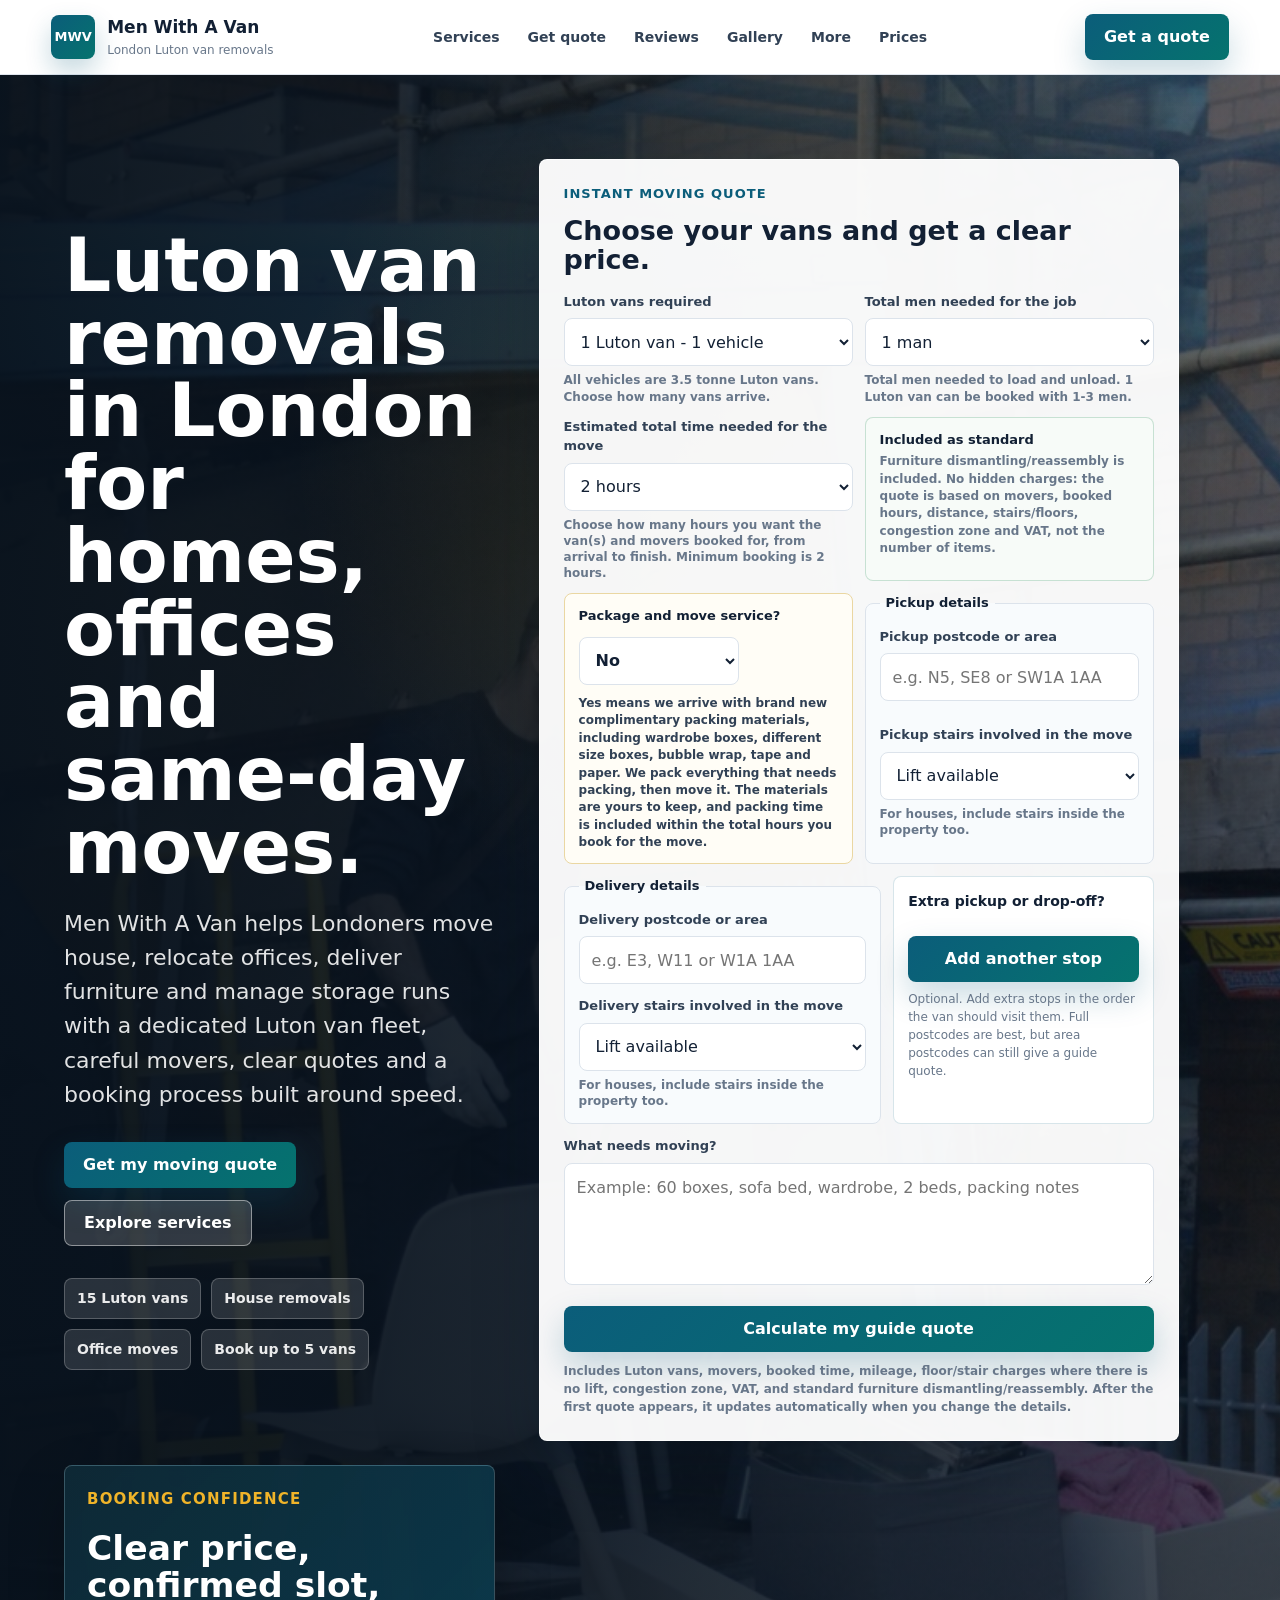
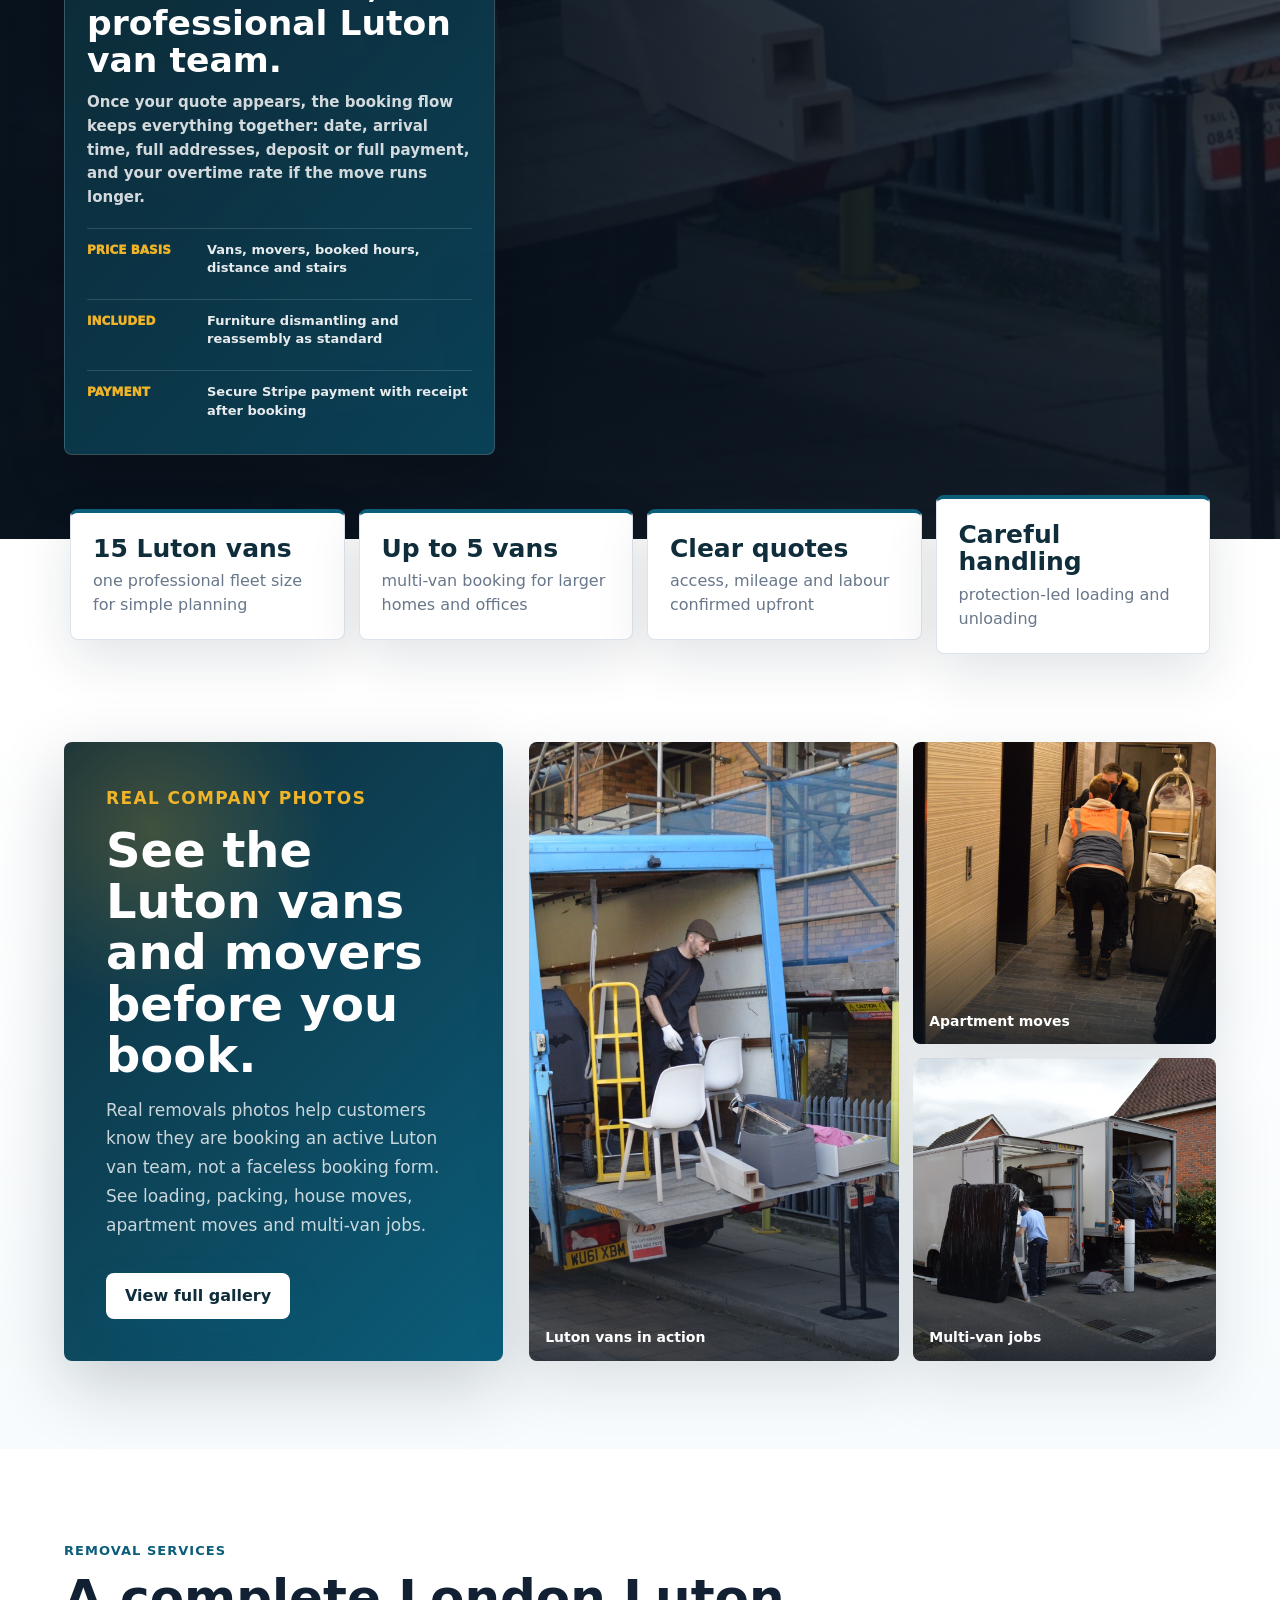
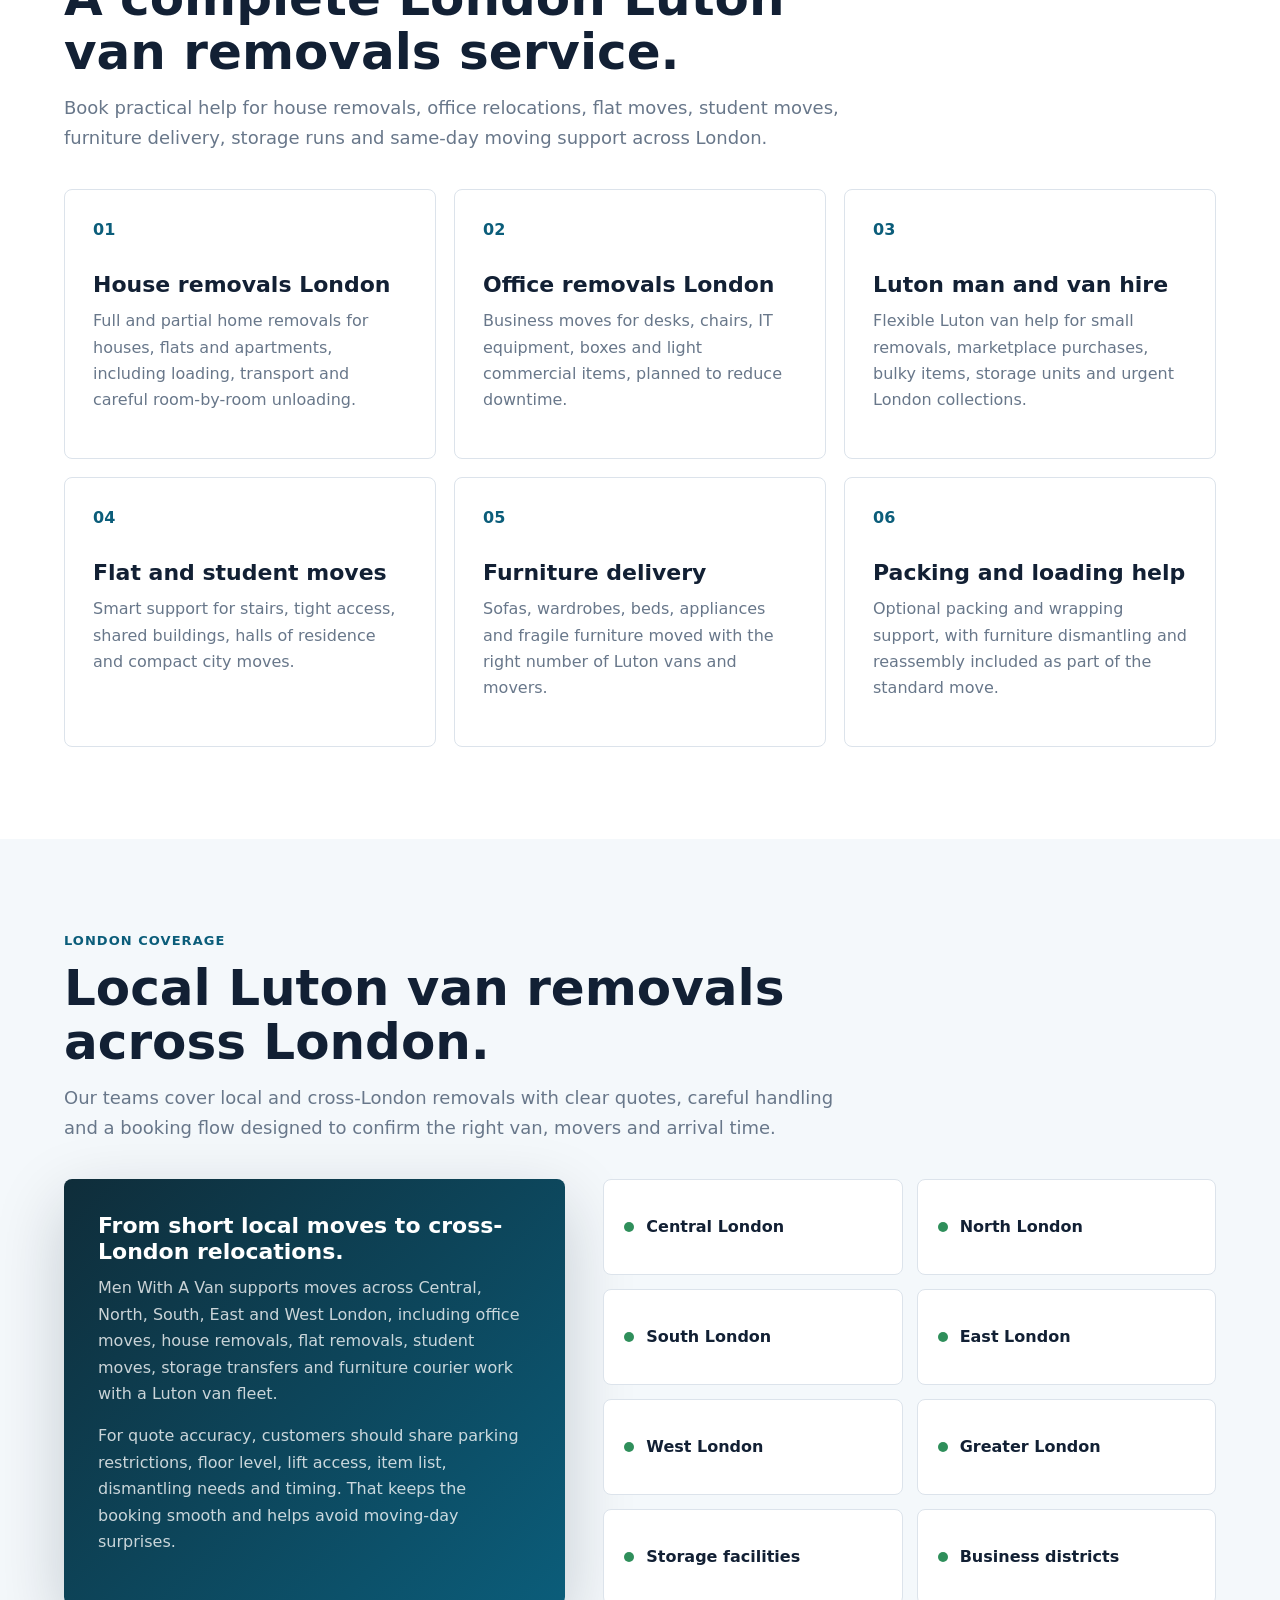
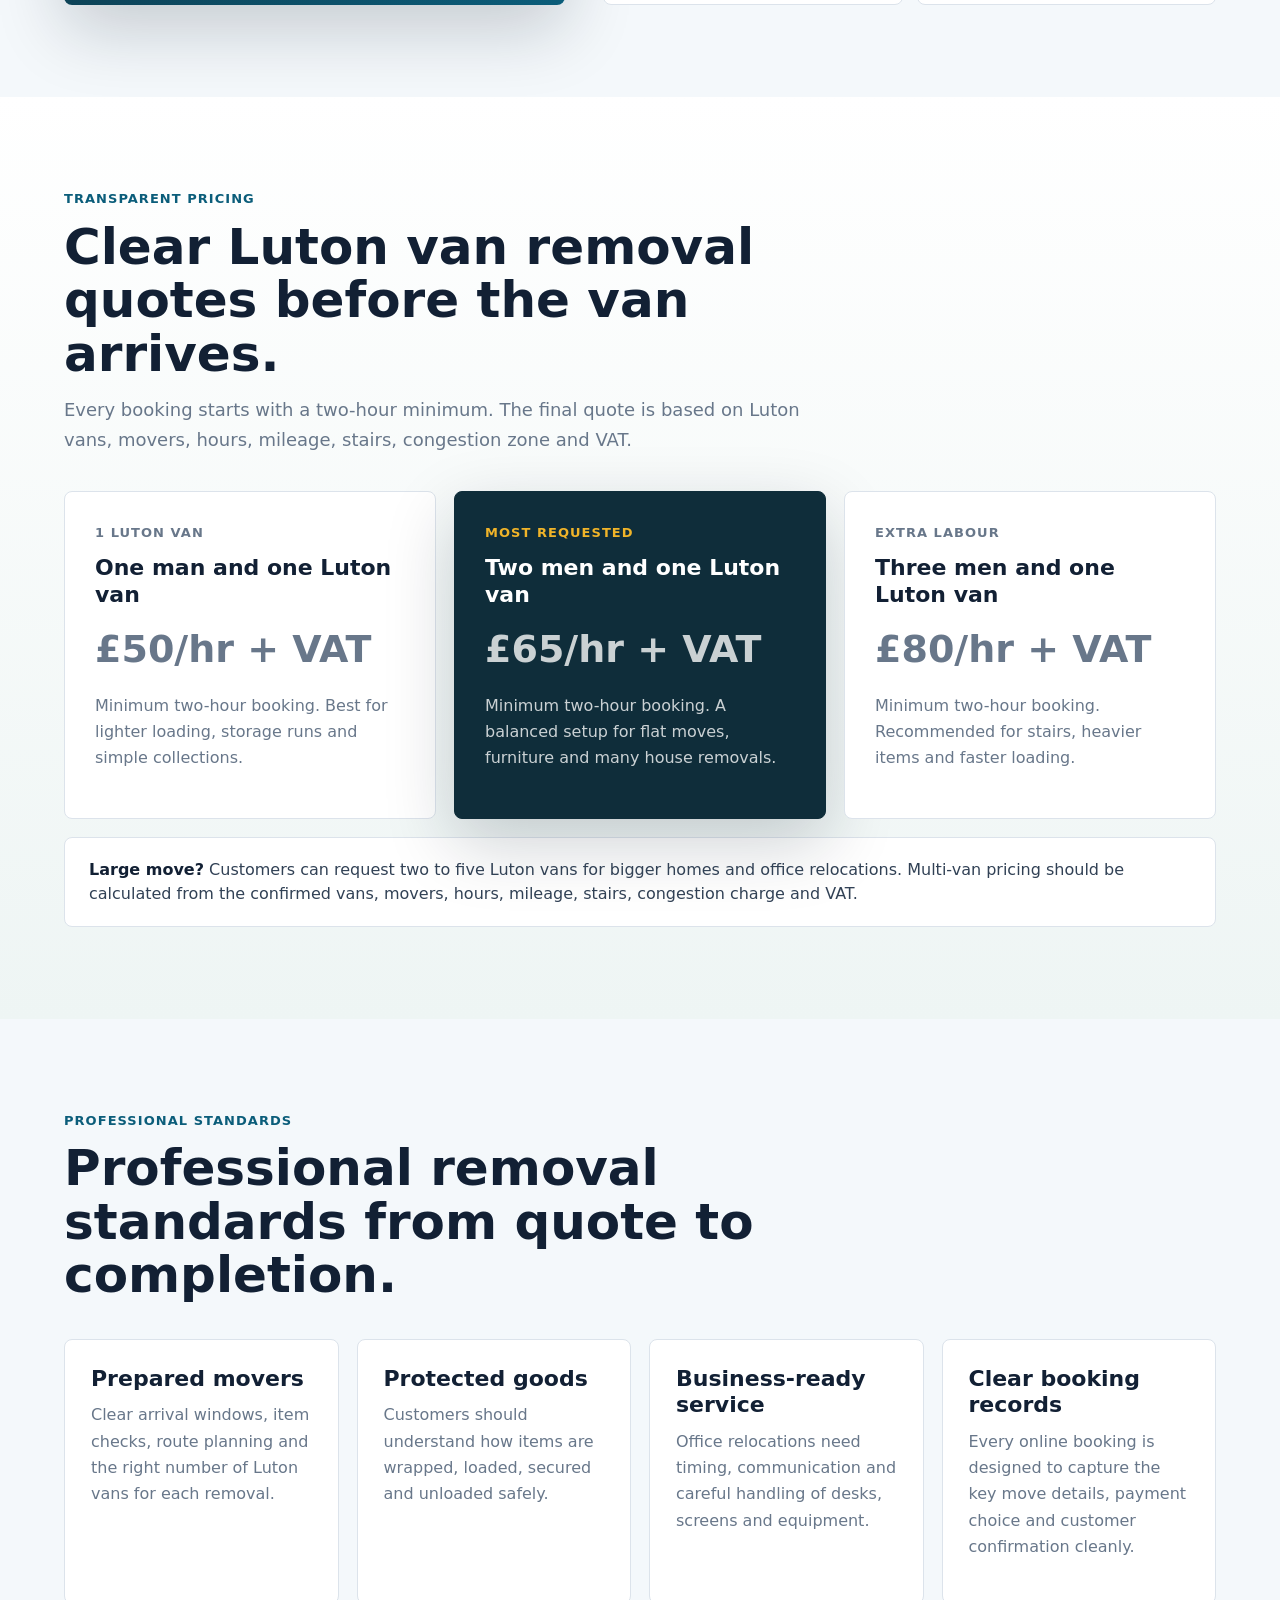
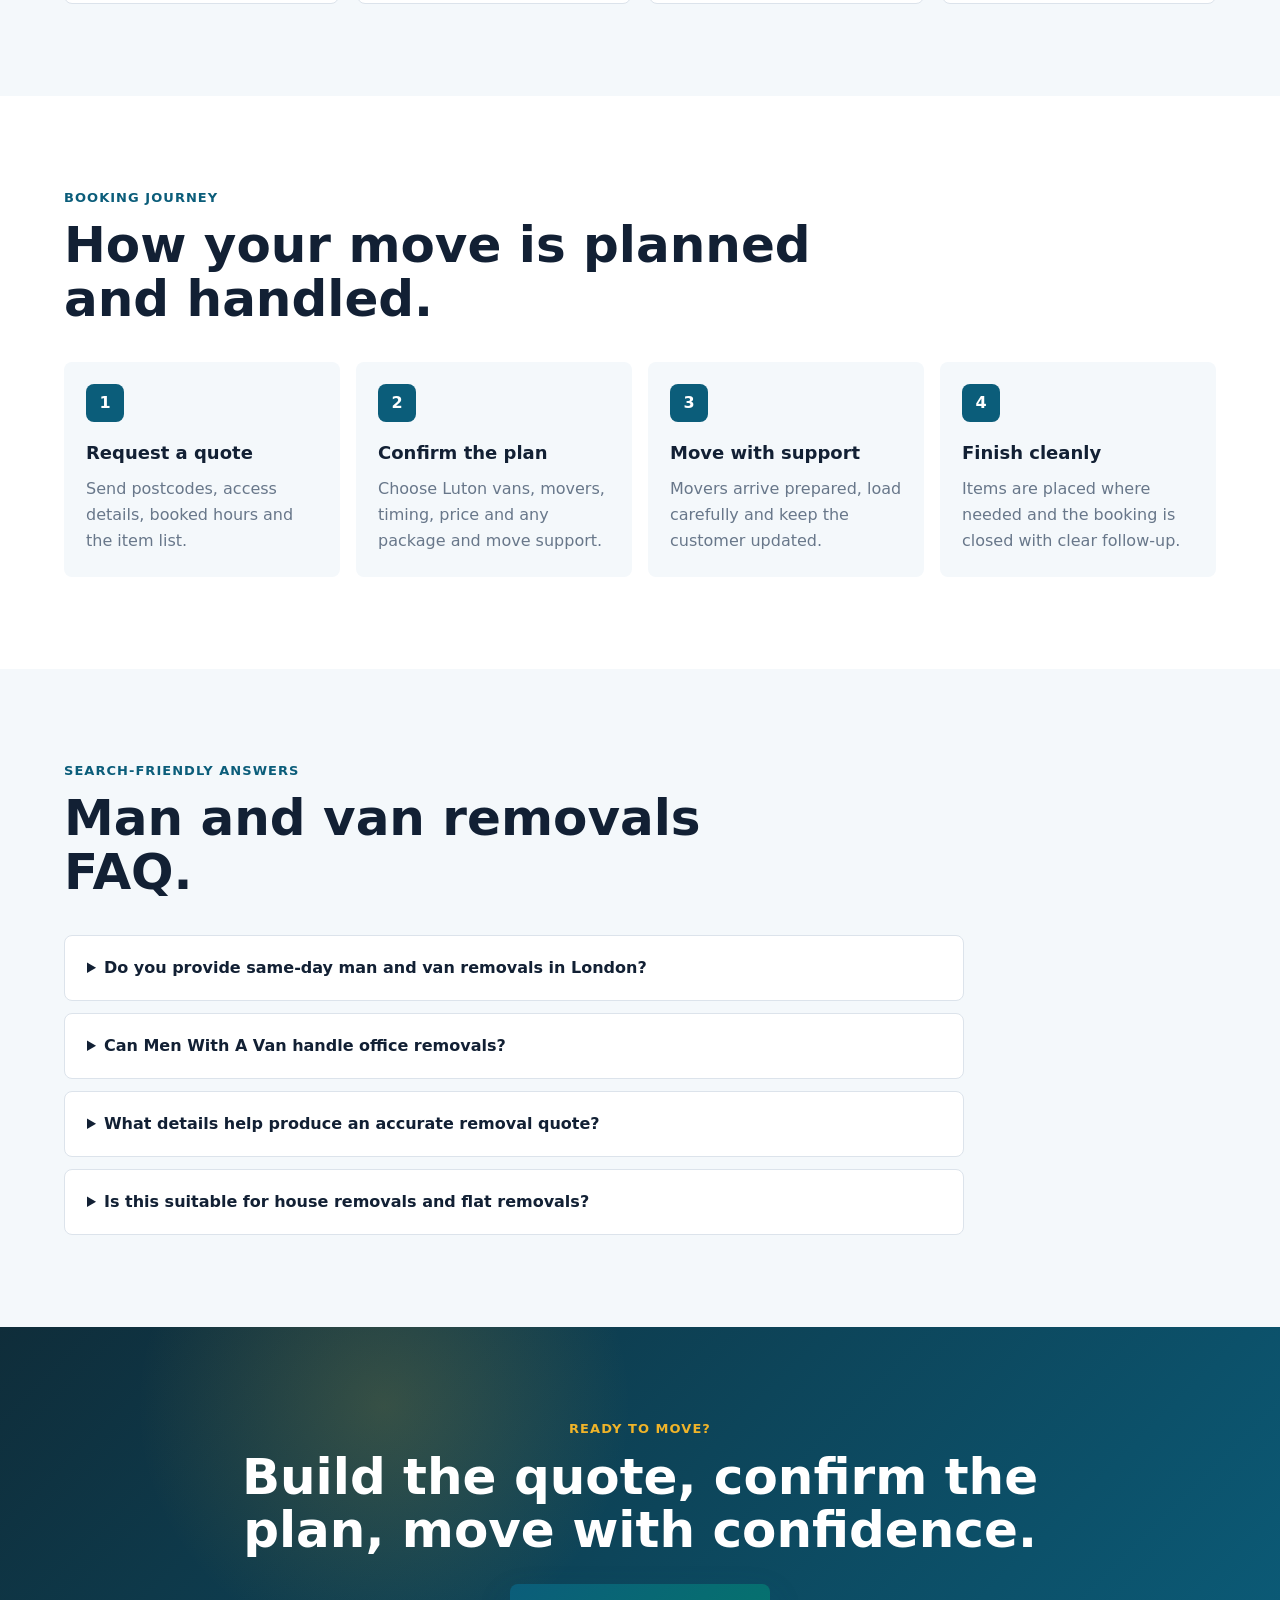
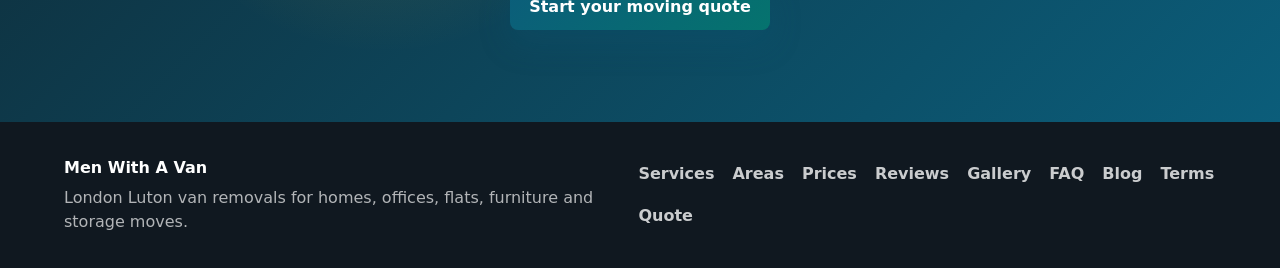
<file: outputs/menwithvan-demo/index.html>
<!doctype html>
<html lang="en-GB">
  <head>
    <meta charset="utf-8">
    <meta name="viewport" content="width=device-width, initial-scale=1">
    <title>Men With A Van London | Luton Van Removals, House & Office Moves</title>
    <meta name="description" content="Men With A Van provides London Luton van removals for house moves, office relocations, flat removals, student moves, furniture delivery, packing and same-day moving support. Book one to five Luton vans.">
    <meta name="robots" content="index,follow,max-image-preview:large">
    <link rel="canonical" href="https://www.menwithvan.com/">
    <meta property="og:type" content="website">
    <meta property="og:title" content="Men With A Van London | Luton Van House, Office and Same-Day Removals">
    <meta property="og:description" content="Professional London Luton van removals for homes, offices, flats, furniture and storage runs. Book one to five Luton vans with clear quotes.">
    <meta property="og:url" content="https://www.menwithvan.com/">
    <meta property="og:image" content="https://www.menwithvan.com/assets/hero-real-luton-removals.jpg">
    <meta name="twitter:card" content="summary_large_image">
    <meta name="theme-color" content="#0b5d7a">
    <link rel="preload" as="image" href="assets/hero-real-luton-removals.jpg" type="image/jpeg">
    <link rel="stylesheet" href="styles.css?v=20260619-brand-a-van">
    <script src="quote.js?v=20260619-brand-a-van" defer></script>
    <script type="application/ld+json">
      {
        "@context": "https://schema.org",
        "@graph": [
          {
            "@type": "MovingCompany",
            "@id": "https://www.menwithvan.com/#business",
            "name": "Men With A Van",
            "url": "https://www.menwithvan.com/",
            "image": "https://www.menwithvan.com/assets/hero-real-luton-removals.jpg",
            "priceRange": "££",
            "areaServed": [
              "London",
              "Central London",
              "North London",
              "South London",
              "East London",
              "West London"
            ],
            "openingHoursSpecification": [
              {
                "@type": "OpeningHoursSpecification",
                "dayOfWeek": [
                  "Monday",
                  "Tuesday",
                  "Wednesday",
                  "Thursday",
                  "Friday",
                  "Saturday",
                  "Sunday"
                ],
                "opens": "07:00",
                "closes": "21:00"
              }
            ],
            "hasOfferCatalog": {
              "@type": "OfferCatalog",
              "name": "London removals and man and van services",
              "itemListElement": [
                { "@type": "Offer", "itemOffered": { "@type": "Service", "name": "Luton van removals London" } },
                { "@type": "Offer", "itemOffered": { "@type": "Service", "name": "House removals London with Luton vans" } },
                { "@type": "Offer", "itemOffered": { "@type": "Service", "name": "Office removals London with Luton vans" } },
                { "@type": "Offer", "itemOffered": { "@type": "Service", "name": "Flat removals and student moves" } },
                { "@type": "Offer", "itemOffered": { "@type": "Service", "name": "Furniture delivery and storage moves" } }
              ]
            }
          },
          {
            "@type": "WebSite",
            "@id": "https://www.menwithvan.com/#website",
            "url": "https://www.menwithvan.com/",
            "name": "Men With A Van",
            "publisher": { "@id": "https://www.menwithvan.com/#business" }
          },
          {
            "@type": "FAQPage",
            "@id": "https://www.menwithvan.com/#faq",
            "mainEntity": [
              {
                "@type": "Question",
                "name": "Do you provide same-day man and van removals in London?",
                "acceptedAnswer": {
                  "@type": "Answer",
                  "text": "Same-day man and van removals are available in London subject to availability, access details and the size of the move."
                }
              },
              {
                "@type": "Question",
                "name": "Can you move offices as well as homes?",
                "acceptedAnswer": {
                  "@type": "Answer",
                  "text": "Men With A Van supports house removals, flat moves, office relocations, furniture delivery, storage moves and small business moves across London using a Luton van fleet."
                }
              },
              {
                "@type": "Question",
                "name": "What information is needed for a removal quote?",
                "acceptedAnswer": {
                  "@type": "Answer",
                  "text": "A useful quote includes pickup and delivery postcodes, move date, item list, floor levels, lift access, parking details and whether packing or furniture dismantling is required."
                }
              }
            ]
          }
        ]
      }
    </script>
  </head>
  <body>
    <a class="skip-link" href="#quote">Skip to quote form</a>

    <header class="site-header">
      <a class="brand" href="#top" aria-label="Men With A Van home">
        <span class="brand-mark">MWV</span>
        <span>
          <strong>Men With A Van</strong>
          <small>London Luton van removals</small>
        </span>
      </a>
      <nav class="main-nav" aria-label="Main navigation">
        <a href="#services">Services</a>
        <a href="#quote">Get quote</a>
        <a href="reviews.html">Reviews</a>
        <a href="gallery.html">Gallery</a>
        <div class="nav-dropdown">
          <button type="button" aria-haspopup="true">More</button>
          <div class="dropdown-menu">
            <a href="#areas">Areas</a>
            <a href="faq.html">FAQ</a>
            <a href="blog.html">Moving advice</a>
            <a href="terms-and-conditions.html">Terms</a>
          </div>
        </div>
        <a href="#prices">Prices</a>
      </nav>
      <a class="header-cta" href="#quote">Get a quote</a>
    </header>

    <main id="top">
      <section class="hero" aria-label="London man and van removals">
        <picture>
          <img class="hero-image" src="assets/hero-real-luton-removals.jpg" alt="Men With A Van movers loading furniture into a Luton van outside a London property" width="2400" height="1280" fetchpriority="high">
        </picture>
        <div class="hero-overlay"></div>
        <div class="hero-inner">
          <div class="hero-copy-block">
            <h1>Luton van removals in London for homes, offices and same-day moves.</h1>
            <p class="hero-copy">
              Men With A Van helps Londoners move house, relocate offices, deliver furniture and manage storage runs with a dedicated Luton van fleet, careful movers, clear quotes and a booking process built around speed.
            </p>
            <div class="hero-actions" aria-label="Primary actions">
              <a class="button primary" href="#quote">Get my moving quote</a>
              <a class="button secondary" href="#services">Explore services</a>
            </div>
            <ul class="proof-list" aria-label="Service highlights">
              <li>15 Luton vans</li>
              <li>House removals</li>
              <li>Office moves</li>
              <li>Book up to 5 vans</li>
            </ul>
          </div>

          <form id="quote" class="quote-panel" aria-labelledby="quote-title">
            <p class="panel-kicker">Instant moving quote</p>
            <h2 id="quote-title">Choose your vans and get a clear price.</h2>
            <div class="form-grid">
              <label>
                Luton vans required
                <select name="luton-vans" autocomplete="off">
                  <option>1 Luton van - 1 vehicle</option>
                  <option>2 Luton vans - 2 vehicles</option>
                  <option>3 Luton vans - 3 vehicles</option>
                  <option>4 Luton vans - 4 vehicles</option>
                  <option>5 Luton vans - 5 vehicles</option>
                </select>
                <small>All vehicles are 3.5 tonne Luton vans. Choose how many vans arrive.</small>
              </label>
              <label>
                Total men needed for the job
                <select name="movers" autocomplete="off">
                  <option>1 man</option>
                  <option>2 men</option>
                  <option>3 men</option>
                </select>
                <small id="mover-capacity-note">Choose the total number of men needed to load and unload. Each Luton van can be booked with up to 3 men.</small>
              </label>
              <label>
                Estimated total time needed for the move
                <select name="estimated-hours" autocomplete="off">
                  <option>2 hours</option>
                  <option>3 hours</option>
                  <option>4 hours</option>
                  <option>5 hours</option>
                  <option>6 hours</option>
                  <option>7 hours</option>
                  <option>8 hours</option>
                  <option>9 hours</option>
                  <option>10 hours</option>
                  <option>11 hours</option>
                  <option>12 hours</option>
                </select>
                <small>Choose how many hours you want the van(s) and movers booked for, from arrival to finish. Minimum booking is 2 hours.</small>
              </label>
              <div class="included-note">
                <strong>Included as standard</strong>
                <span>Furniture dismantling/reassembly is included. No hidden charges: the quote is based on movers, booked hours, distance, stairs/floors, congestion zone and VAT, not the number of items.</span>
              </div>
              <label class="service-choice">
                Package and move service?
                <select name="pack-and-move" autocomplete="off">
                  <option value="no">No</option>
                  <option value="yes">Yes</option>
                </select>
                <small>Yes means we arrive with brand new complimentary packing materials, including wardrobe boxes, different size boxes, bubble wrap, tape and paper. We pack everything that needs packing, then move it. The materials are yours to keep, and packing time is included within the total hours you book for the move.</small>
              </label>
              <fieldset class="location-card">
                <legend>Pickup details</legend>
                <label>
                  Pickup postcode or area
                  <input type="text" name="pickup" placeholder="e.g. N5, SE8 or SW1A 1AA" autocomplete="postal-code">
                </label>
                <label>
                  Pickup stairs involved in the move
                  <select name="pickup-stairs" autocomplete="off">
                    <option>Lift available</option>
                    <option>Ground floor</option>
                    <option>1st floor, no lift</option>
                    <option>2nd floor, no lift</option>
                    <option>3rd floor, no lift</option>
                    <option>4th floor, no lift</option>
                    <option>5th floor, no lift</option>
                    <option>6th floor, no lift</option>
                    <option>7th floor, no lift</option>
                    <option>8th floor, no lift</option>
                  </select>
                  <small>For houses, include stairs inside the property too.</small>
                </label>
              </fieldset>
              <div class="delivery-stack full">
                <fieldset class="location-card">
                  <legend>Delivery details</legend>
                  <label>
                    Delivery postcode or area
                    <input type="text" name="delivery" placeholder="e.g. E3, W11 or W1A 1AA" autocomplete="postal-code">
                  </label>
                  <label>
                    Delivery stairs involved in the move
                    <select name="delivery-stairs" autocomplete="off">
                      <option>Lift available</option>
                      <option>Ground floor</option>
                      <option>1st floor, no lift</option>
                      <option>2nd floor, no lift</option>
                      <option>3rd floor, no lift</option>
                      <option>4th floor, no lift</option>
                      <option>5th floor, no lift</option>
                      <option>6th floor, no lift</option>
                      <option>7th floor, no lift</option>
                      <option>8th floor, no lift</option>
                    </select>
                    <small>For houses, include stairs inside the property too.</small>
                  </label>
                </fieldset>
                <div class="additional-stops">
                  <div class="field-label">Extra pickup or drop-off?</div>
                  <div id="additional-stop-list" class="additional-stop-list"></div>
                  <button type="button" class="inline-action" id="add-stop">Add another stop</button>
                  <small>Optional. Add extra stops in the order the van should visit them. Full postcodes are best, but area postcodes can still give a guide quote.</small>
                </div>
              </div>
              <label class="full">
                What needs moving?
                <textarea name="items" rows="4" placeholder="Example: 60 boxes, sofa bed, wardrobe, 2 beds, packing notes"></textarea>
              </label>
            </div>
            <button type="submit">Calculate my guide quote</button>
            <p class="form-note">Includes Luton vans, movers, booked time, mileage, floor/stair charges where there is no lift, congestion zone, VAT, and standard furniture dismantling/reassembly. After the first quote appears, it updates automatically when you change the details.</p>
          </form>
          <aside class="quote-support-card" aria-label="Booking confidence">
            <p class="panel-kicker">Booking confidence</p>
            <h2>Clear price, confirmed slot, professional Luton van team.</h2>
            <p>
              Once your quote appears, the booking flow keeps everything together: date, arrival time, full addresses, deposit or full payment, and your overtime rate if the move runs longer.
            </p>
            <dl>
              <div>
                <dt>Price basis</dt>
                <dd>Vans, movers, booked hours, distance and stairs</dd>
              </div>
              <div>
                <dt>Included</dt>
                <dd>Furniture dismantling and reassembly as standard</dd>
              </div>
              <div>
                <dt>Payment</dt>
                <dd>Secure Stripe payment with receipt after booking</dd>
              </div>
            </dl>
          </aside>
          <div id="quote-result" class="quote-result" aria-live="polite"></div>
        </div>
      </section>

      <section class="metric-band" aria-label="Why customers choose Men With A Van">
        <div>
          <strong>15 Luton vans</strong>
          <span>one professional fleet size for simple planning</span>
        </div>
        <div>
          <strong>Up to 5 vans</strong>
          <span>multi-van booking for larger homes and offices</span>
        </div>
        <div>
          <strong>Clear quotes</strong>
          <span>access, mileage and labour confirmed upfront</span>
        </div>
        <div>
          <strong>Careful handling</strong>
          <span>protection-led loading and unloading</span>
        </div>
      </section>

      <section id="gallery" class="gallery-preview-section" aria-labelledby="gallery-preview-title">
        <div class="gallery-preview-layout">
          <div class="gallery-copy-panel">
            <p class="eyebrow">Real company photos</p>
            <h2 id="gallery-preview-title">See the Luton vans and movers before you book.</h2>
            <p>
              Real removals photos help customers know they are booking an active Luton van team, not a faceless booking form. See loading, packing, house moves, apartment moves and multi-van jobs.
            </p>
            <a class="button primary" href="gallery.html">View full gallery</a>
          </div>
          <div class="gallery-mosaic" aria-label="Men With A Van removal photos">
            <a class="gallery-tile gallery-tile-large" href="gallery.html">
              <img src="assets/gallery-luton-loading-01.jpg" alt="Blue Luton van being loaded during a London removal" width="1600" height="1064" loading="lazy">
              <span>Luton vans in action</span>
            </a>
            <a class="gallery-tile" href="gallery.html">
              <img src="assets/gallery-apartment-corridor-07.jpg" alt="Mover handling an apartment corridor move with luggage and boxes" width="1600" height="1064" loading="lazy">
              <span>Apartment moves</span>
            </a>
            <a class="gallery-tile" href="gallery.html">
              <img src="assets/gallery-two-luton-vans-03.jpg" alt="Two Luton vans being used for a larger house removal" width="1600" height="1064" loading="lazy">
              <span>Multi-van jobs</span>
            </a>
          </div>
        </div>
      </section>

      <section id="services" class="section" aria-labelledby="services-title">
        <div class="section-heading">
          <p class="eyebrow">Removal services</p>
          <h2 id="services-title">A complete London Luton van removals service.</h2>
          <p>
            Book practical help for house removals, office relocations, flat moves, student moves, furniture delivery, storage runs and same-day moving support across London.
          </p>
        </div>
        <div class="service-grid">
          <article class="service-card">
            <span>01</span>
            <h3>House removals London</h3>
            <p>Full and partial home removals for houses, flats and apartments, including loading, transport and careful room-by-room unloading.</p>
          </article>
          <article class="service-card">
            <span>02</span>
            <h3>Office removals London</h3>
            <p>Business moves for desks, chairs, IT equipment, boxes and light commercial items, planned to reduce downtime.</p>
          </article>
          <article class="service-card">
            <span>03</span>
            <h3>Luton man and van hire</h3>
            <p>Flexible Luton van help for small removals, marketplace purchases, bulky items, storage units and urgent London collections.</p>
          </article>
          <article class="service-card">
            <span>04</span>
            <h3>Flat and student moves</h3>
            <p>Smart support for stairs, tight access, shared buildings, halls of residence and compact city moves.</p>
          </article>
          <article class="service-card">
            <span>05</span>
            <h3>Furniture delivery</h3>
            <p>Sofas, wardrobes, beds, appliances and fragile furniture moved with the right number of Luton vans and movers.</p>
          </article>
          <article class="service-card">
            <span>06</span>
            <h3>Packing and loading help</h3>
            <p>Optional packing and wrapping support, with furniture dismantling and reassembly included as part of the standard move.</p>
          </article>
        </div>
      </section>

      <section id="areas" class="area-section" aria-labelledby="areas-title">
        <div class="section-heading">
          <p class="eyebrow">London coverage</p>
          <h2 id="areas-title">Local Luton van removals across London.</h2>
          <p>
            Our teams cover local and cross-London removals with clear quotes, careful handling and a booking flow designed to confirm the right van, movers and arrival time.
          </p>
        </div>
        <div class="area-layout">
          <div class="area-copy">
            <h3>From short local moves to cross-London relocations.</h3>
            <p>
              Men With A Van supports moves across Central, North, South, East and West London, including office moves, house removals, flat removals, student moves, storage transfers and furniture courier work with a Luton van fleet.
            </p>
            <p>
              For quote accuracy, customers should share parking restrictions, floor level, lift access, item list, dismantling needs and timing. That keeps the booking smooth and helps avoid moving-day surprises.
            </p>
          </div>
          <ul class="area-list" aria-label="London service areas">
            <li>Central London</li>
            <li>North London</li>
            <li>South London</li>
            <li>East London</li>
            <li>West London</li>
            <li>Greater London</li>
            <li>Storage facilities</li>
            <li>Business districts</li>
          </ul>
        </div>
      </section>

      <section id="prices" class="pricing-section" aria-labelledby="prices-title">
        <div class="section-heading">
          <p class="eyebrow">Transparent pricing</p>
          <h2 id="prices-title">Clear Luton van removal quotes before the van arrives.</h2>
          <p>Every booking starts with a two-hour minimum. The final quote is based on Luton vans, movers, hours, mileage, stairs, congestion zone and VAT.</p>
        </div>
        <div class="pricing-grid">
          <article>
            <p class="tag">1 Luton van</p>
            <h3>One man and one Luton van</h3>
            <p class="price">£50/hr + VAT</p>
            <p>Minimum two-hour booking. Best for lighter loading, storage runs and simple collections.</p>
          </article>
          <article class="featured">
            <p class="tag">Most requested</p>
            <h3>Two men and one Luton van</h3>
            <p class="price">£65/hr + VAT</p>
            <p>Minimum two-hour booking. A balanced setup for flat moves, furniture and many house removals.</p>
          </article>
          <article>
            <p class="tag">Extra labour</p>
            <h3>Three men and one Luton van</h3>
            <p class="price">£80/hr + VAT</p>
            <p>Minimum two-hour booking. Recommended for stairs, heavier items and faster loading.</p>
          </article>
        </div>
        <div class="pricing-note">
          <strong>Large move?</strong>
          Customers can request two to five Luton vans for bigger homes and office relocations. Multi-van pricing should be calculated from the confirmed vans, movers, hours, mileage, stairs, congestion charge and VAT.
        </div>
      </section>

      <section id="standards" class="standards-section" aria-labelledby="standards-title">
        <div class="section-heading">
          <p class="eyebrow">Professional standards</p>
          <h2 id="standards-title">Professional removal standards from quote to completion.</h2>
        </div>
        <div class="standards-grid">
          <article>
            <h3>Prepared movers</h3>
            <p>Clear arrival windows, item checks, route planning and the right number of Luton vans for each removal.</p>
          </article>
          <article>
            <h3>Protected goods</h3>
            <p>Customers should understand how items are wrapped, loaded, secured and unloaded safely.</p>
          </article>
          <article>
            <h3>Business-ready service</h3>
            <p>Office relocations need timing, communication and careful handling of desks, screens and equipment.</p>
          </article>
          <article>
            <h3>Clear booking records</h3>
            <p>Every online booking is designed to capture the key move details, payment choice and customer confirmation cleanly.</p>
          </article>
        </div>
      </section>

      <section class="process-section" aria-labelledby="process-title">
        <div class="section-heading">
          <p class="eyebrow">Booking journey</p>
          <h2 id="process-title">How your move is planned and handled.</h2>
        </div>
        <ol class="steps">
          <li>
            <strong>Request a quote</strong>
            Send postcodes, access details, booked hours and the item list.
          </li>
          <li>
            <strong>Confirm the plan</strong>
            Choose Luton vans, movers, timing, price and any package and move support.
          </li>
          <li>
            <strong>Move with support</strong>
            Movers arrive prepared, load carefully and keep the customer updated.
          </li>
          <li>
            <strong>Finish cleanly</strong>
            Items are placed where needed and the booking is closed with clear follow-up.
          </li>
        </ol>
      </section>

      <section id="faq" class="faq-section" aria-labelledby="faq-title">
        <div class="section-heading">
          <p class="eyebrow">Search-friendly answers</p>
          <h2 id="faq-title">Man and van removals FAQ.</h2>
        </div>
        <div class="faq-list">
          <details>
            <summary>Do you provide same-day man and van removals in London?</summary>
            <p>Same-day removals can be supported subject to Luton van availability, parking, access and the size of the move. The quote form is designed to capture the details needed quickly.</p>
          </details>
          <details>
            <summary>Can Men With A Van handle office removals?</summary>
            <p>Yes. The service positioning covers office removals, desks, chairs, boxes, monitors, storage moves and small business relocations across London using one or more Luton vans.</p>
          </details>
          <details>
            <summary>What details help produce an accurate removal quote?</summary>
            <p>Pickup and delivery postcodes, move date, item list, stairs, lift access, parking restrictions, packing needs and dismantling requirements all help produce a clearer quote.</p>
          </details>
          <details>
            <summary>Is this suitable for house removals and flat removals?</summary>
            <p>Yes. The homepage is written for house removals, flat removals, student moves, furniture delivery and Luton man and van hire across London.</p>
          </details>
        </div>
      </section>

      <section class="final-cta" aria-labelledby="final-title">
        <p class="eyebrow">Ready to move?</p>
        <h2 id="final-title">Build the quote, confirm the plan, move with confidence.</h2>
        <a class="button primary" href="#quote">Start your moving quote</a>
      </section>
    </main>

    <footer class="site-footer">
      <div>
        <strong>Men With A Van</strong>
        <p>London Luton van removals for homes, offices, flats, furniture and storage moves.</p>
      </div>
      <nav aria-label="Footer navigation">
        <a href="#services">Services</a>
        <a href="#areas">Areas</a>
        <a href="#prices">Prices</a>
        <a href="reviews.html">Reviews</a>
        <a href="gallery.html">Gallery</a>
        <a href="faq.html">FAQ</a>
        <a href="blog.html">Blog</a>
        <a href="terms-and-conditions.html">Terms</a>
        <a href="#quote">Quote</a>
      </nav>
    </footer>
  </body>
</html>
</file>
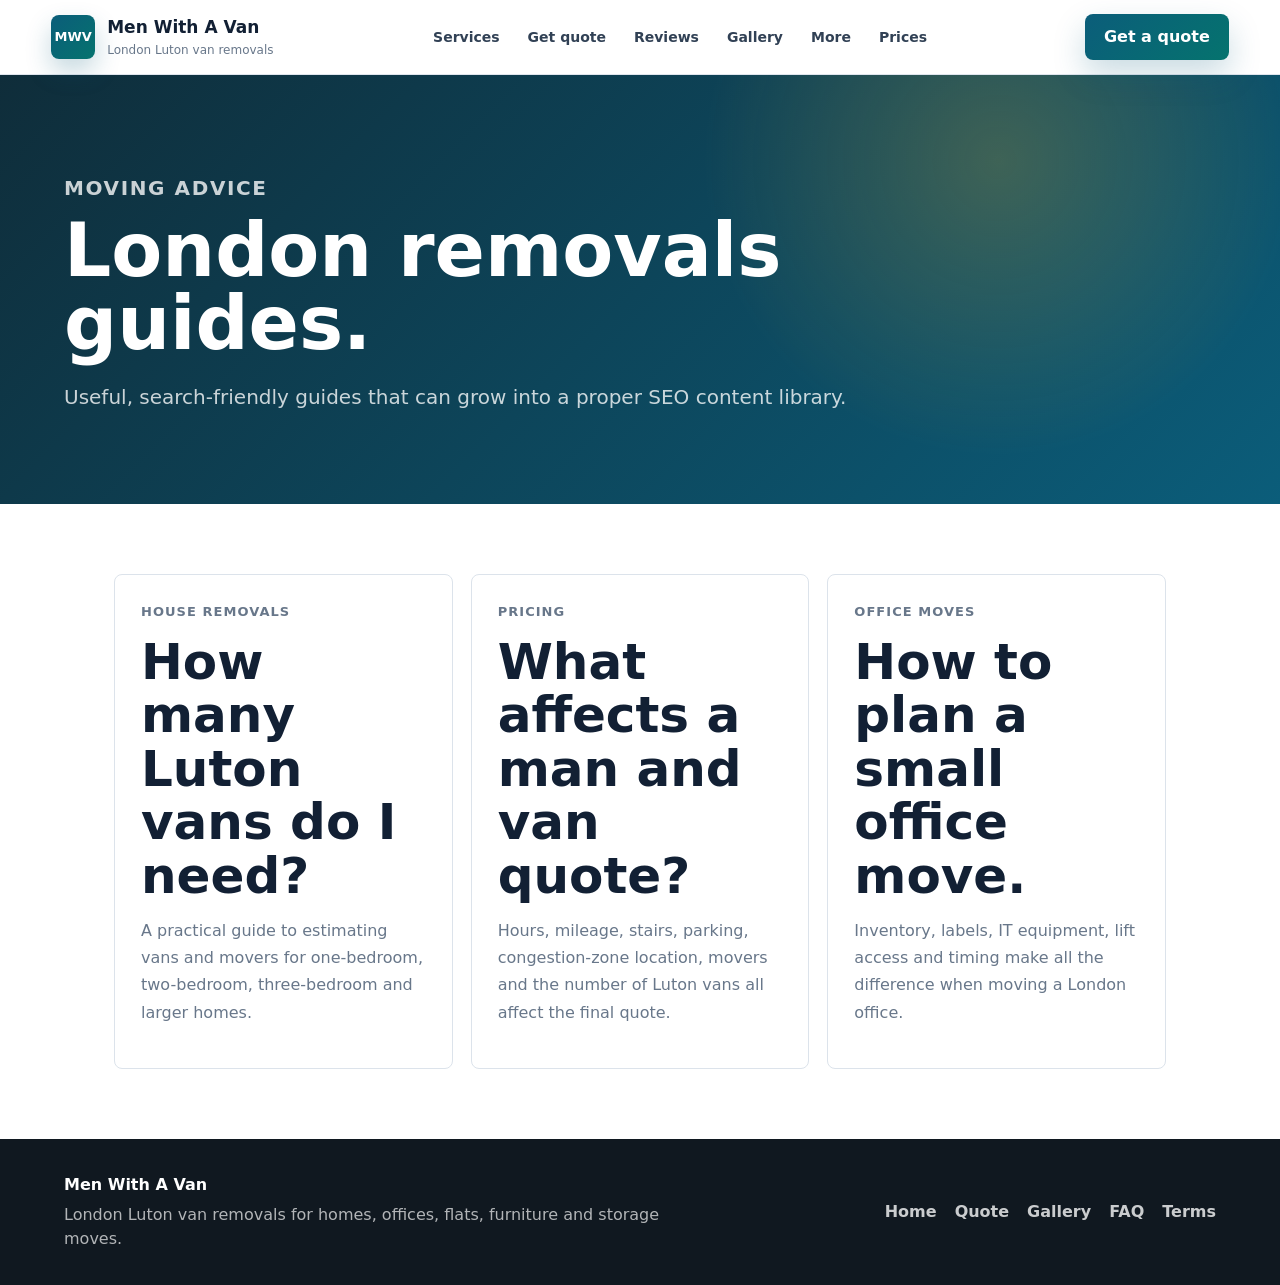
<file: outputs/menwithvan-demo/blog.html>
<!doctype html>
<html lang="en-GB">
  <head>
    <meta charset="utf-8">
    <meta name="viewport" content="width=device-width, initial-scale=1">
    <title>Moving Advice | Men With A Van London</title>
    <meta name="description" content="Moving advice from Men With A Van, covering London Luton van removals, packing, stairs, office moves, furniture delivery and moving costs.">
    <link rel="canonical" href="https://www.menwithvan.com/blog.html">
    <link rel="stylesheet" href="styles.css?v=20260619-brand-a-van">
  </head>
  <body>
    <header class="site-header">
      <a class="brand" href="/" aria-label="Men With A Van home"><span class="brand-mark">MWV</span><span><strong>Men With A Van</strong><small>London Luton van removals</small></span></a>
      <nav class="main-nav" aria-label="Main navigation"><a href="/#services">Services</a><a href="/#quote">Get quote</a><a href="reviews.html">Reviews</a><a href="gallery.html">Gallery</a><div class="nav-dropdown"><button type="button" aria-haspopup="true">More</button><div class="dropdown-menu"><a href="/#areas">Areas</a><a href="faq.html">FAQ</a><a href="blog.html">Moving advice</a><a href="terms-and-conditions.html">Terms</a></div></div><a href="/#prices">Prices</a></nav>
      <a class="header-cta" href="/#quote">Get a quote</a>
    </header>
    <main>
      <section class="page-hero">
        <p class="eyebrow">Moving advice</p>
        <h1>London removals guides.</h1>
        <p>Useful, search-friendly guides that can grow into a proper SEO content library.</p>
      </section>
      <section class="content-page">
        <div class="article-grid">
          <article class="article-card"><p class="tag">House removals</p><h2>How many Luton vans do I need?</h2><p>A practical guide to estimating vans and movers for one-bedroom, two-bedroom, three-bedroom and larger homes.</p></article>
          <article class="article-card"><p class="tag">Pricing</p><h2>What affects a man and van quote?</h2><p>Hours, mileage, stairs, parking, congestion-zone location, movers and the number of Luton vans all affect the final quote.</p></article>
          <article class="article-card"><p class="tag">Office moves</p><h2>How to plan a small office move.</h2><p>Inventory, labels, IT equipment, lift access and timing make all the difference when moving a London office.</p></article>
        </div>
      </section>
    </main>
    <footer class="site-footer"><div><strong>Men With A Van</strong><p>London Luton van removals for homes, offices, flats, furniture and storage moves.</p></div><nav aria-label="Footer navigation"><a href="/">Home</a><a href="/#quote">Quote</a><a href="gallery.html">Gallery</a><a href="faq.html">FAQ</a><a href="terms-and-conditions.html">Terms</a></nav></footer>
  </body>
</html>
</file>
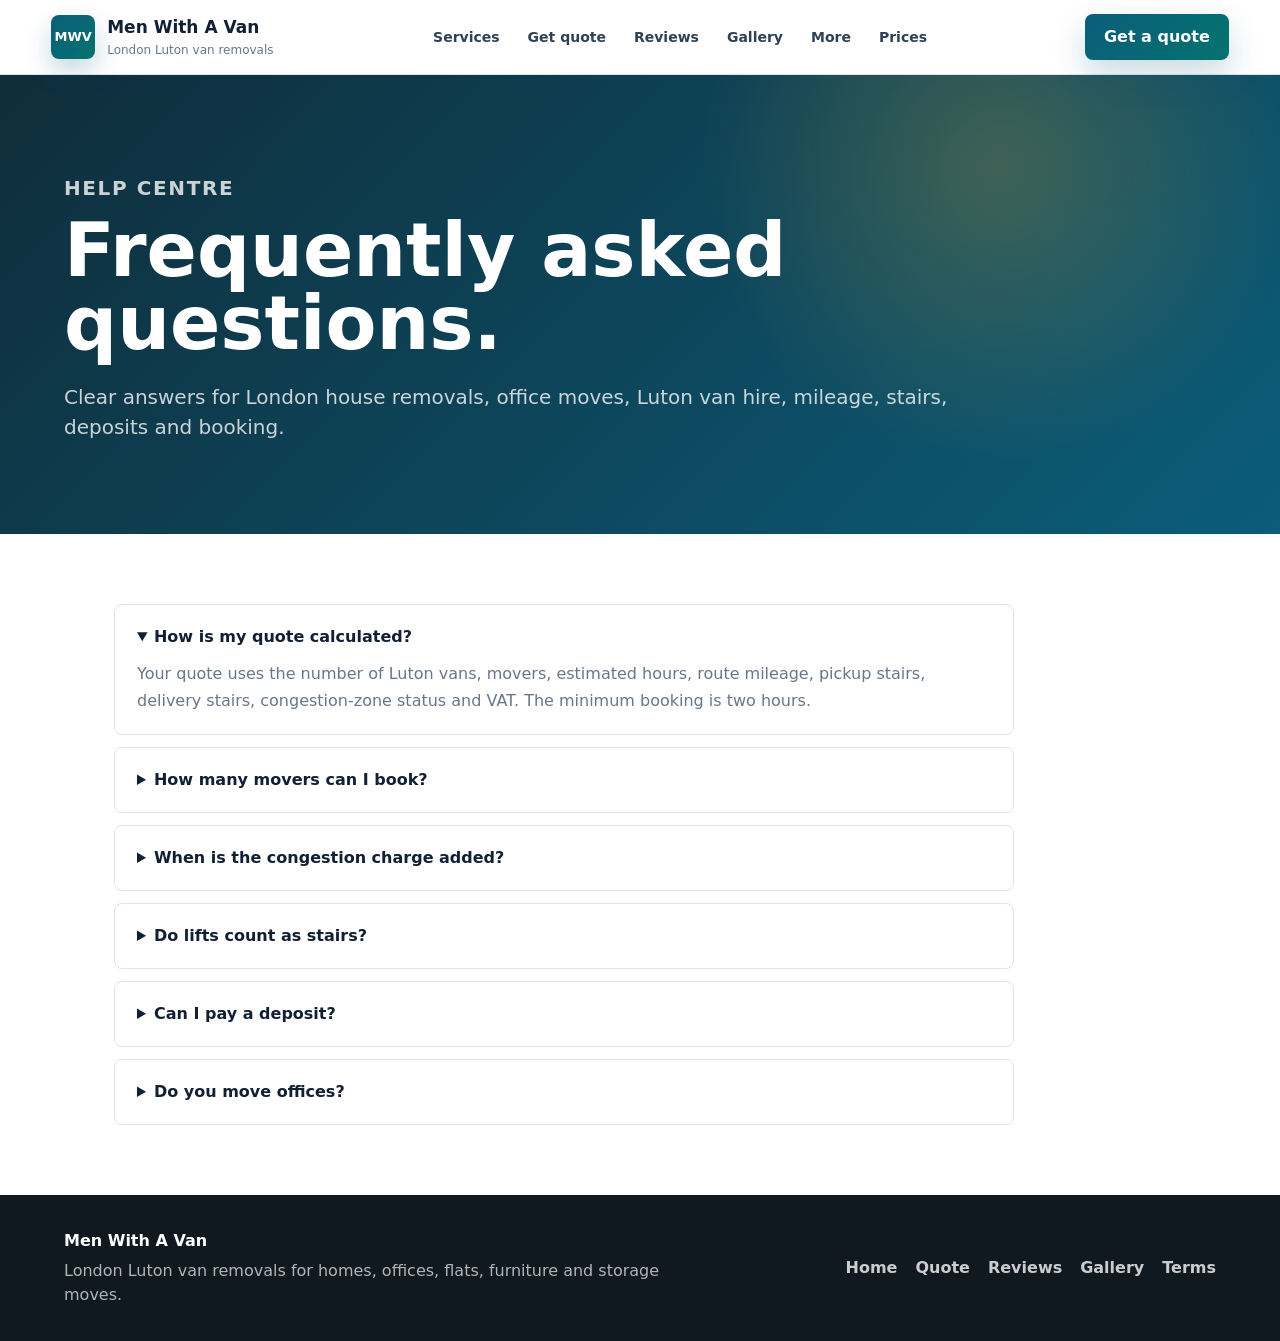
<file: outputs/menwithvan-demo/faq.html>
<!doctype html>
<html lang="en-GB">
  <head>
    <meta charset="utf-8">
    <meta name="viewport" content="width=device-width, initial-scale=1">
    <title>FAQ | Men With A Van London Luton Removals</title>
    <meta name="description" content="Frequently asked questions about Men With A Van London Luton van removals, pricing, stairs, mileage, deposits, office moves and house removals.">
    <link rel="canonical" href="https://www.menwithvan.com/faq.html">
    <link rel="stylesheet" href="styles.css?v=20260619-brand-a-van">
  </head>
  <body>
    <header class="site-header">
      <a class="brand" href="/" aria-label="Men With A Van home"><span class="brand-mark">MWV</span><span><strong>Men With A Van</strong><small>London Luton van removals</small></span></a>
      <nav class="main-nav" aria-label="Main navigation">
        <a href="/#services">Services</a>
        <a href="/#quote">Get quote</a>
        <a href="reviews.html">Reviews</a>
        <a href="gallery.html">Gallery</a>
        <div class="nav-dropdown"><button type="button" aria-haspopup="true">More</button><div class="dropdown-menu"><a href="/#areas">Areas</a><a href="faq.html">FAQ</a><a href="blog.html">Moving advice</a><a href="terms-and-conditions.html">Terms</a></div></div>
        <a href="/#prices">Prices</a>
      </nav>
      <a class="header-cta" href="/#quote">Get a quote</a>
    </header>
    <main>
      <section class="page-hero">
        <p class="eyebrow">Help centre</p>
        <h1>Frequently asked questions.</h1>
        <p>Clear answers for London house removals, office moves, Luton van hire, mileage, stairs, deposits and booking.</p>
      </section>
      <section class="content-page">
        <div class="faq-list">
          <details open><summary>How is my quote calculated?</summary><p>Your quote uses the number of Luton vans, movers, estimated hours, route mileage, pickup stairs, delivery stairs, congestion-zone status and VAT. The minimum booking is two hours.</p></details>
          <details><summary>How many movers can I book?</summary><p>Each Luton van can carry up to three movers. One van allows up to three movers, two vans up to six movers, and five vans up to fifteen movers.</p></details>
          <details><summary>When is the congestion charge added?</summary><p>The congestion charge is added only when the pickup or drop-off postcode/address is inside the London Congestion Charge zone.</p></details>
          <details><summary>Do lifts count as stairs?</summary><p>No. If there is a working lift and the team can use it safely, there is no stair charge for that address.</p></details>
          <details><summary>Can I pay a deposit?</summary><p>Yes. The booking flow supports a 25% deposit with the balance payable on completion, or full payment online through secure Stripe checkout once online payments are enabled.</p></details>
          <details><summary>Do you move offices?</summary><p>Yes. Men With A Van supports office removals, desks, chairs, boxes, monitors, light equipment and storage moves across London.</p></details>
        </div>
      </section>
    </main>
    <footer class="site-footer"><div><strong>Men With A Van</strong><p>London Luton van removals for homes, offices, flats, furniture and storage moves.</p></div><nav aria-label="Footer navigation"><a href="/">Home</a><a href="/#quote">Quote</a><a href="reviews.html">Reviews</a><a href="gallery.html">Gallery</a><a href="terms-and-conditions.html">Terms</a></nav></footer>
  </body>
</html>
</file>
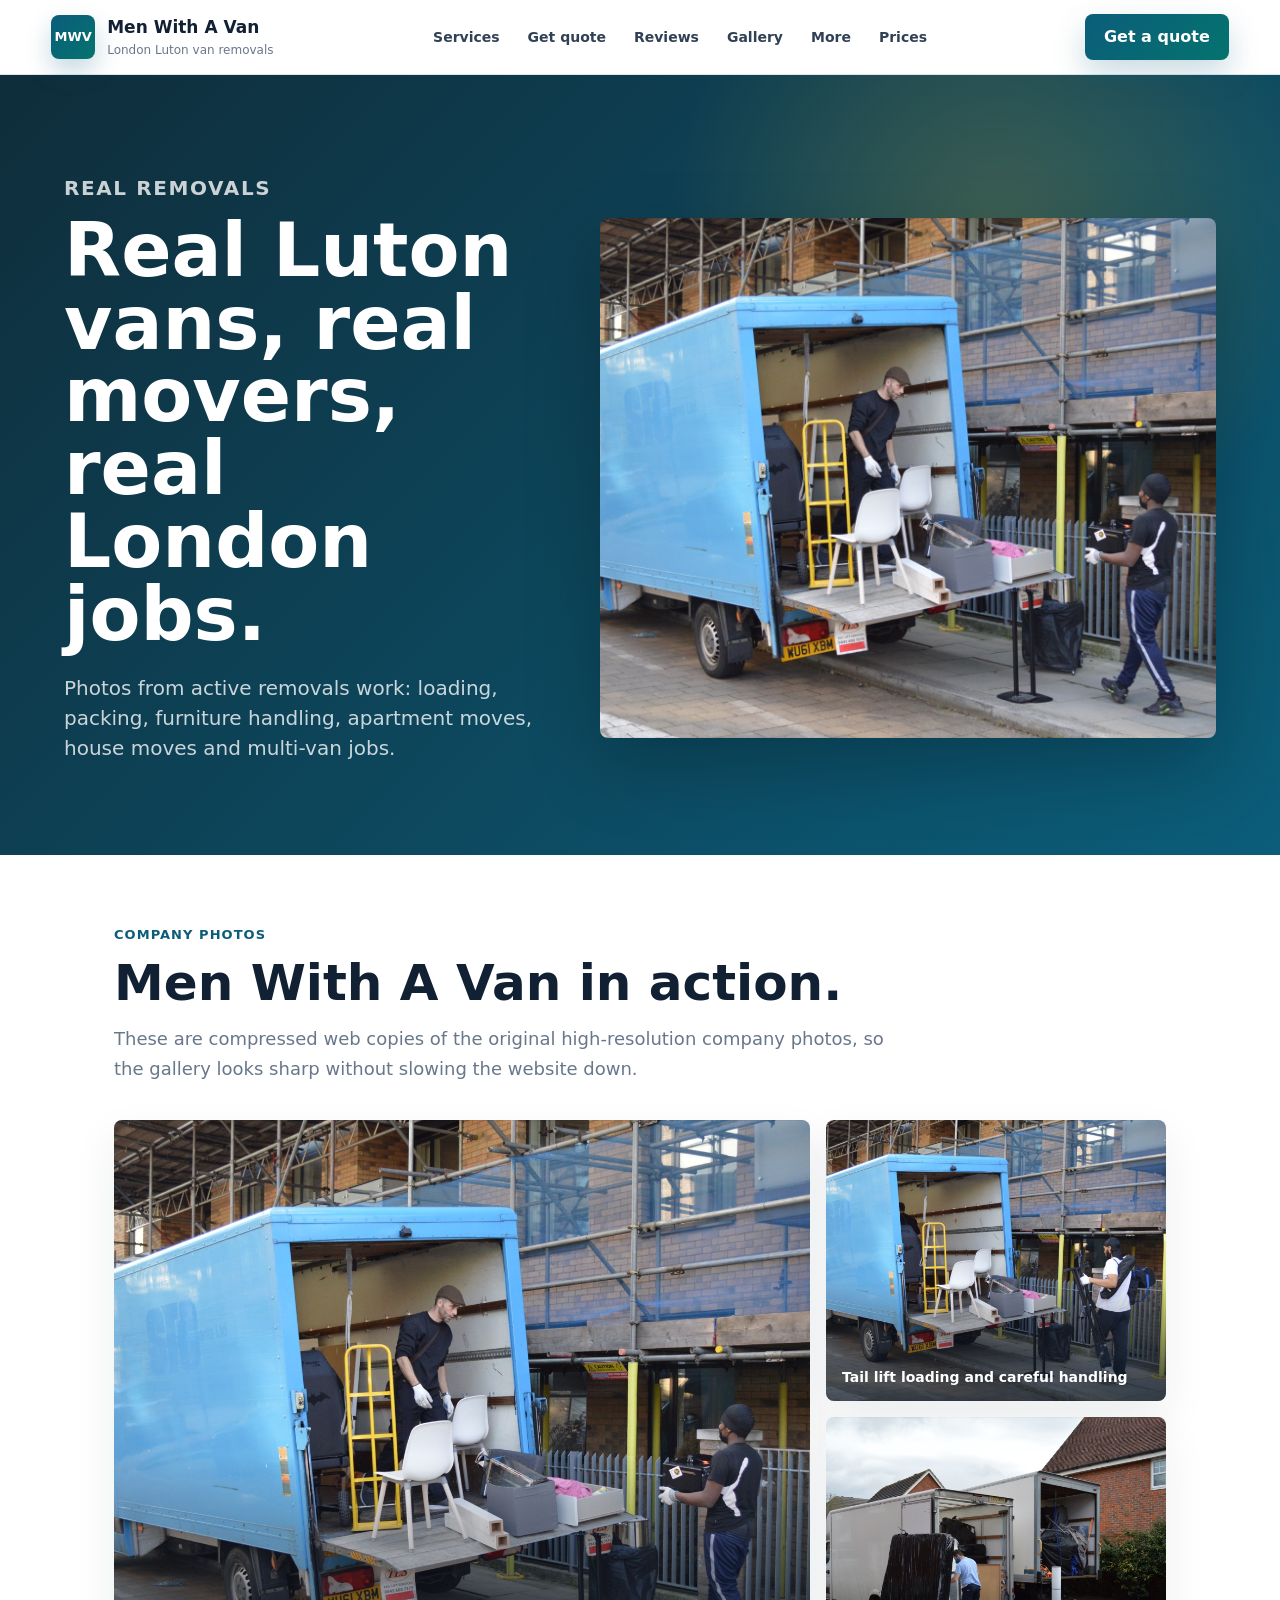
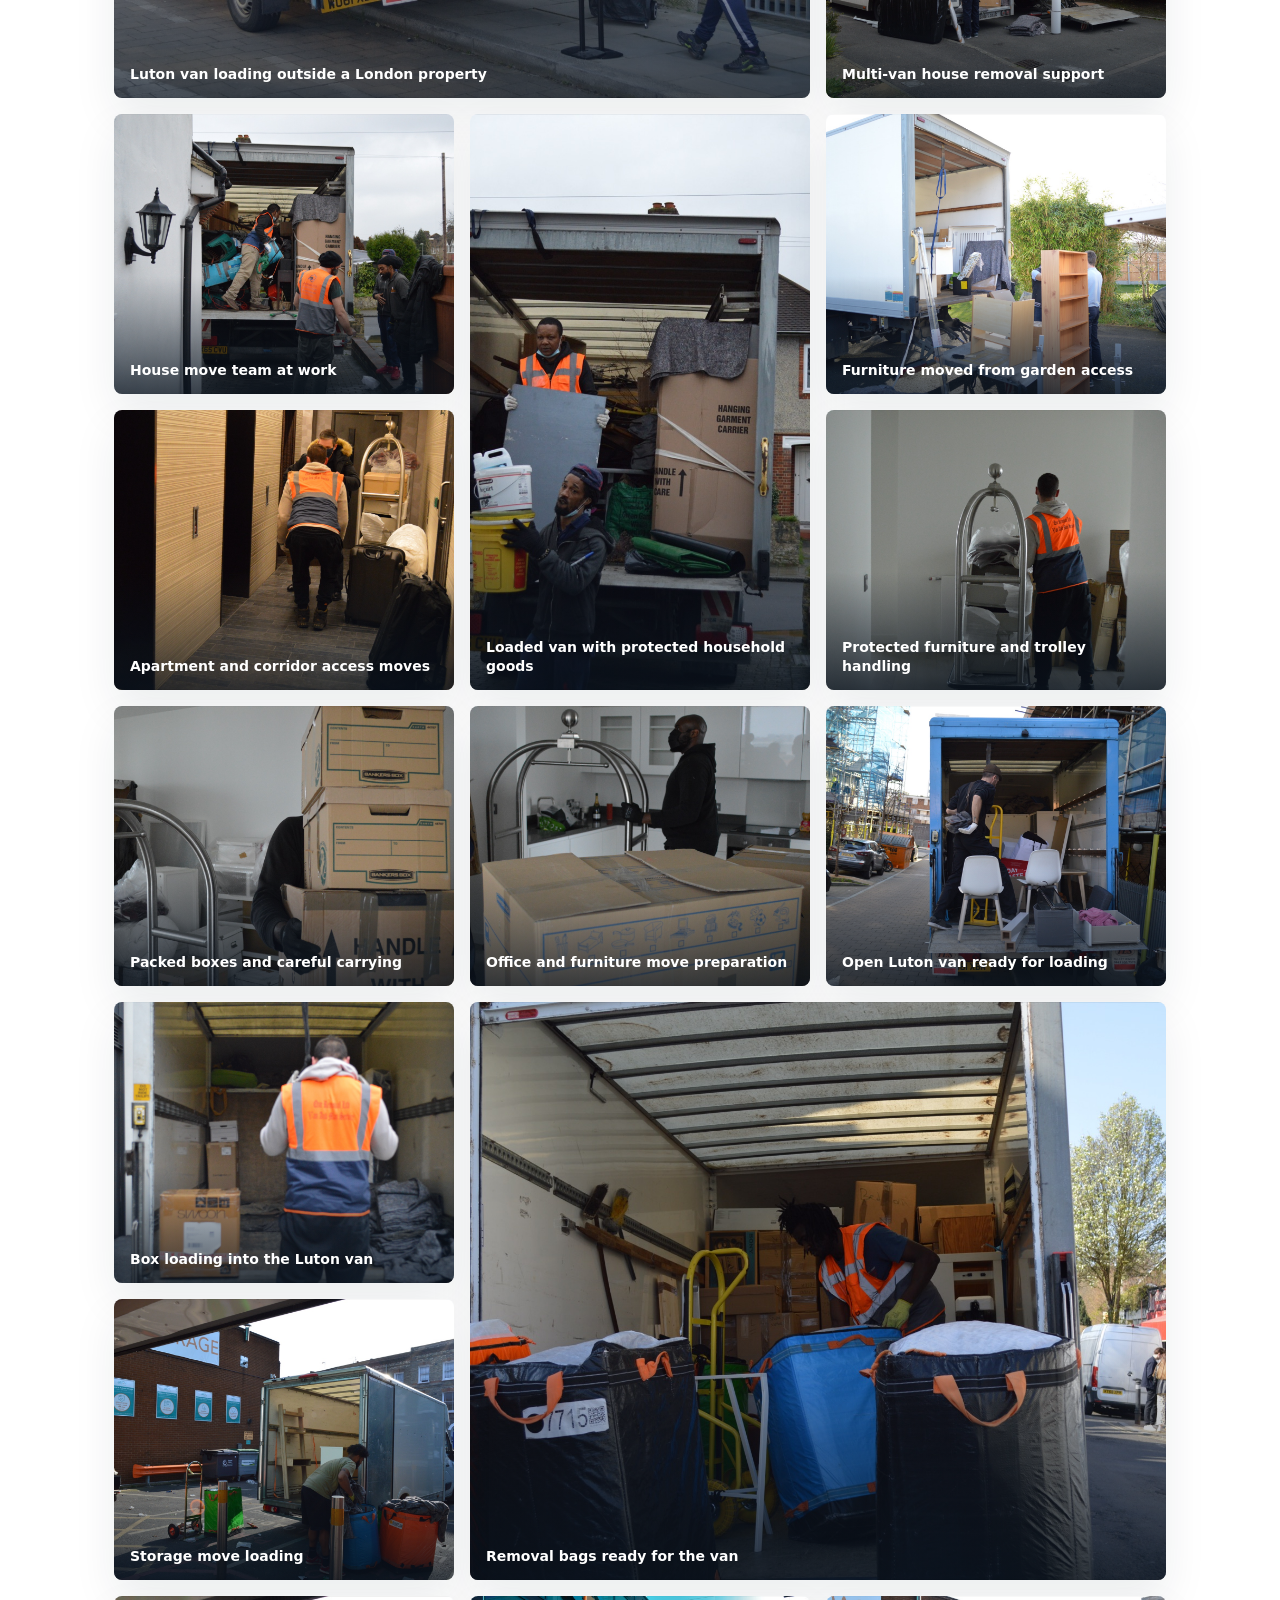
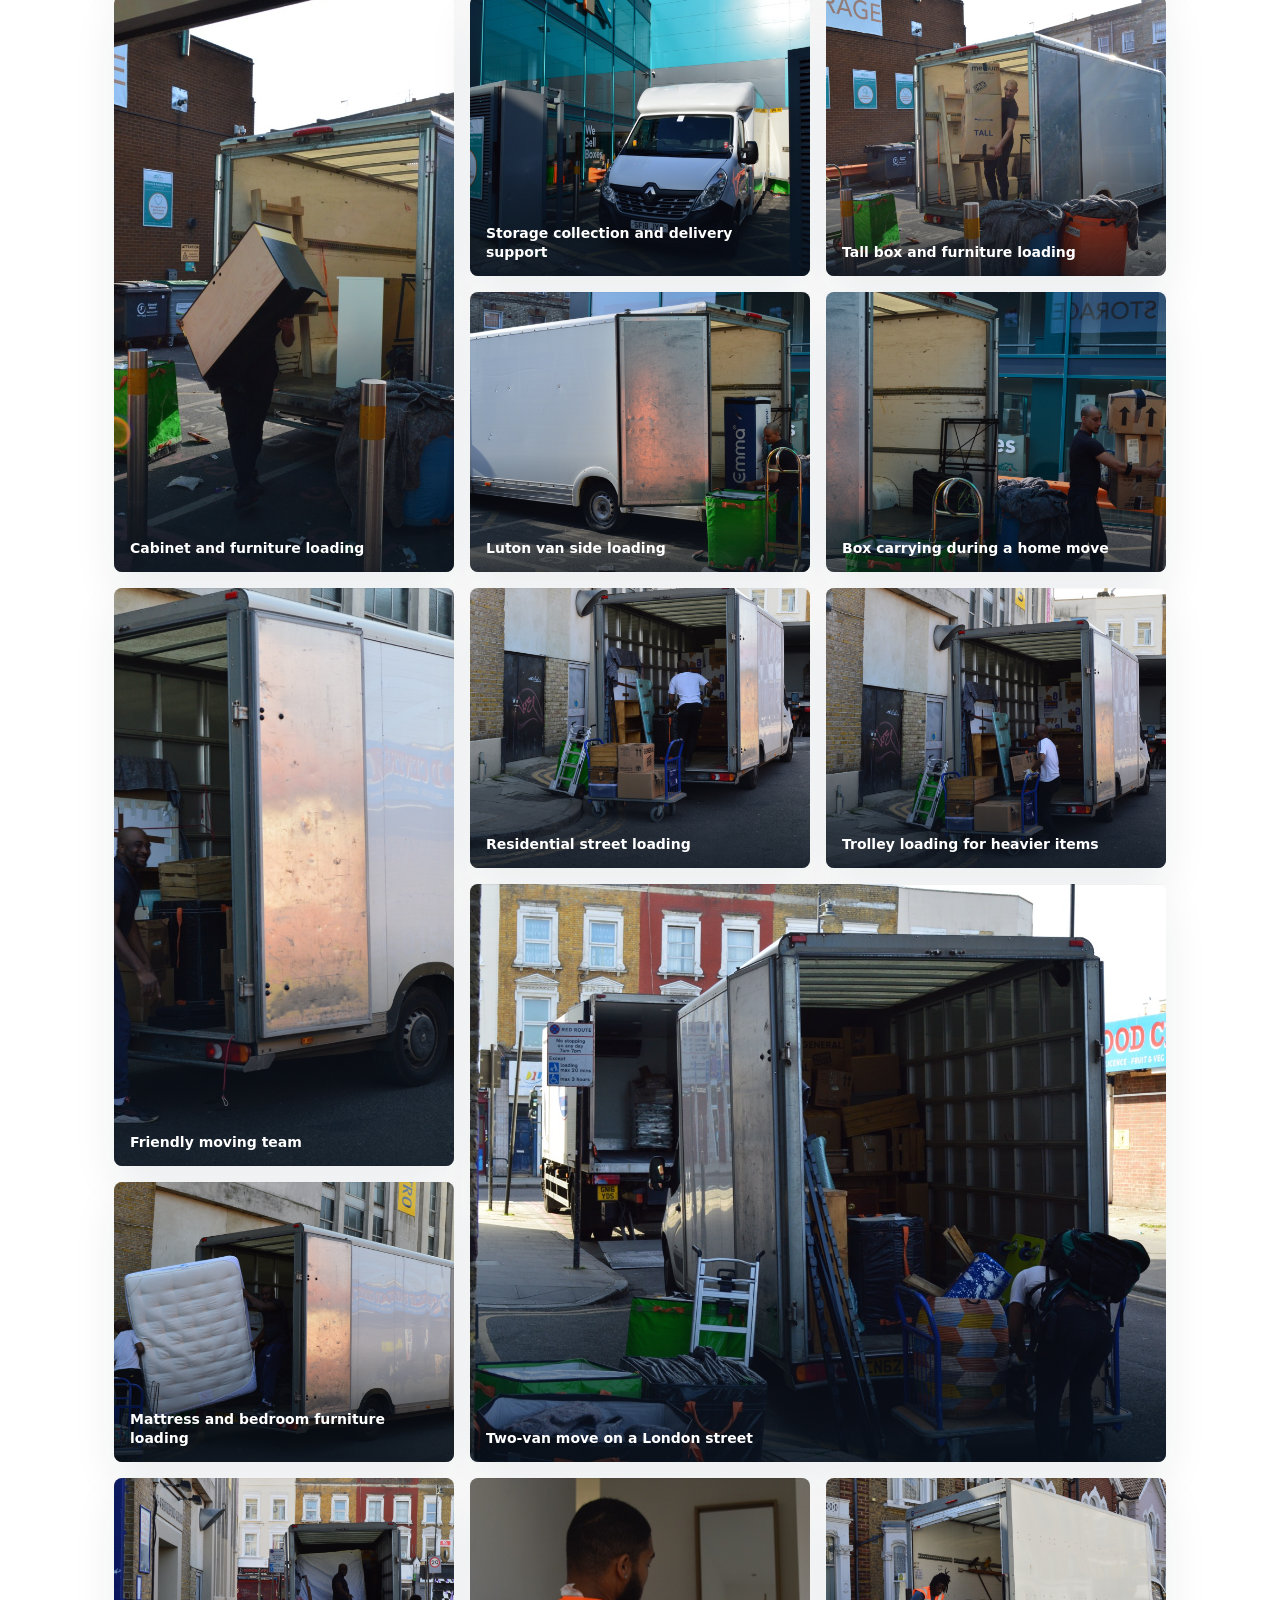
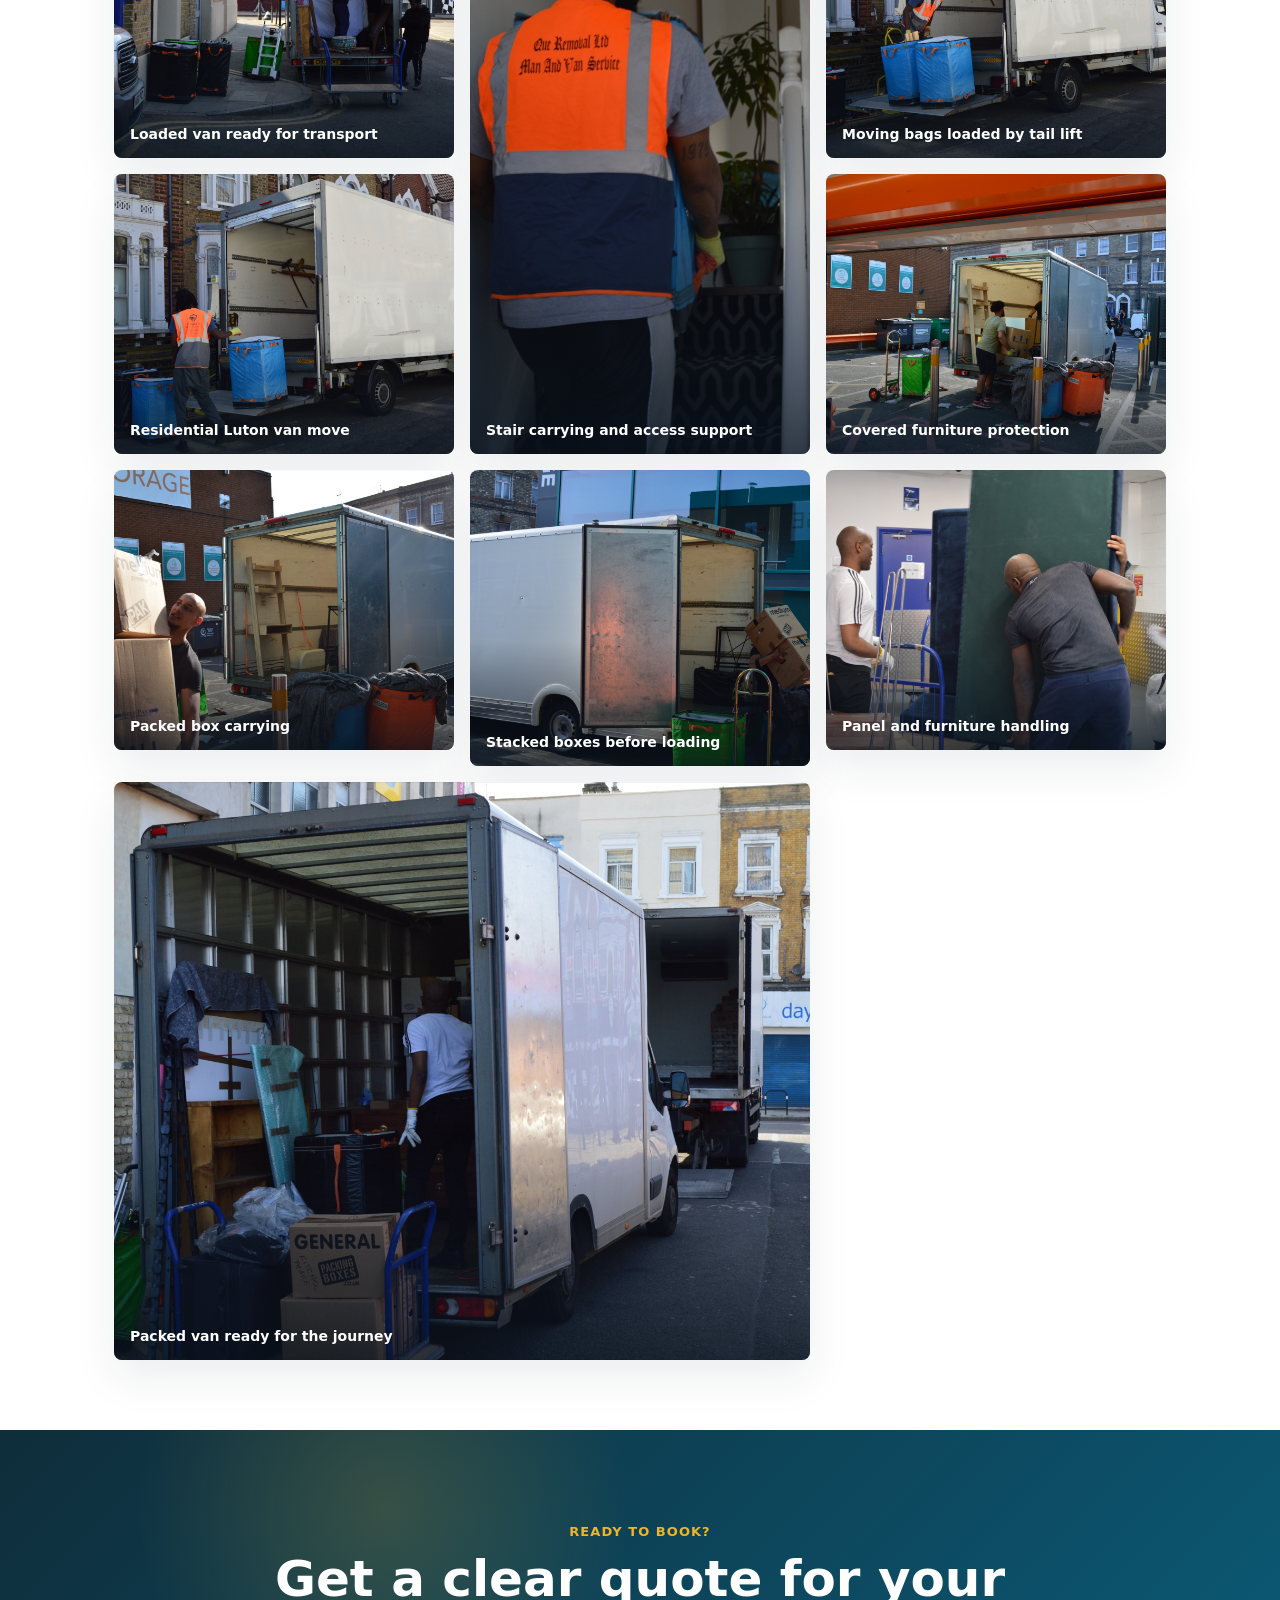
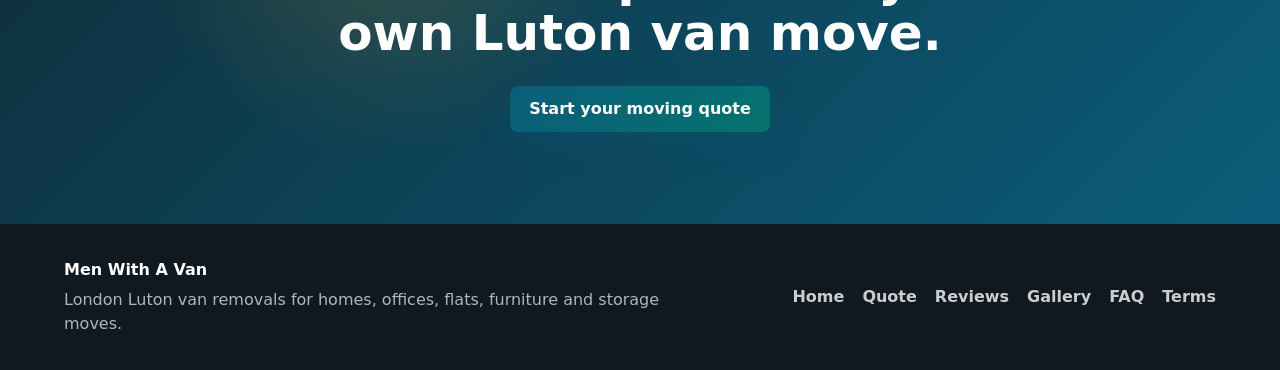
<file: outputs/menwithvan-demo/gallery.html>
<!doctype html>
<html lang="en-GB">
  <head>
    <meta charset="utf-8">
    <meta name="viewport" content="width=device-width, initial-scale=1">
    <title>Gallery | Men With A Van London Luton Removals</title>
    <meta name="description" content="See Men With A Van London removals photos, including Luton vans, house moves, office moves, packing, loading and furniture removals.">
    <meta name="robots" content="index,follow,max-image-preview:large">
    <link rel="canonical" href="https://www.menwithvan.com/gallery.html">
    <meta property="og:type" content="website">
    <meta property="og:title" content="Men With A Van Gallery | London Luton Van Removals">
    <meta property="og:description" content="Real Men With A Van removals photos from London house moves, office moves, furniture loading and Luton van work.">
    <meta property="og:url" content="https://www.menwithvan.com/gallery.html">
    <meta property="og:image" content="https://www.menwithvan.com/assets/gallery-luton-loading-01.jpg">
    <meta name="twitter:card" content="summary_large_image">
    <link rel="stylesheet" href="styles.css?v=20260619-brand-a-van">
    <script type="application/ld+json">
      {
        "@context": "https://schema.org",
        "@type": "ImageGallery",
        "name": "Men With A Van London removals gallery",
        "url": "https://www.menwithvan.com/gallery.html",
        "image": [
          "https://www.menwithvan.com/assets/gallery-luton-loading-01.jpg",
          "https://www.menwithvan.com/assets/gallery-luton-loading-02.jpg",
          "https://www.menwithvan.com/assets/gallery-two-luton-vans-03.jpg",
          "https://www.menwithvan.com/assets/gallery-house-move-team-04.jpg",
          "https://www.menwithvan.com/assets/gallery-loaded-luton-05.jpg",
          "https://www.menwithvan.com/assets/gallery-garden-furniture-06.jpg",
          "https://www.menwithvan.com/assets/gallery-apartment-corridor-07.jpg",
          "https://www.menwithvan.com/assets/gallery-protected-furniture-08.jpg",
          "https://www.menwithvan.com/assets/gallery-packed-boxes-09.jpg",
          "https://www.menwithvan.com/assets/gallery-office-furniture-10.jpg",
          "https://www.menwithvan.com/assets/gallery-blue-luton-tail-lift-11.jpg",
          "https://www.menwithvan.com/assets/gallery-van-loading-12.jpg",
          "https://www.menwithvan.com/assets/gallery-removal-bags-13.jpg",
          "https://www.menwithvan.com/assets/gallery-storage-loading-14.jpg",
          "https://www.menwithvan.com/assets/gallery-cabinet-loading-15.jpg",
          "https://www.menwithvan.com/assets/gallery-luton-storage-front-16.jpg",
          "https://www.menwithvan.com/assets/gallery-tall-box-loading-17.jpg",
          "https://www.menwithvan.com/assets/gallery-luton-side-loading-18.jpg",
          "https://www.menwithvan.com/assets/gallery-box-carrying-19.jpg",
          "https://www.menwithvan.com/assets/gallery-smiling-mover-20.jpg",
          "https://www.menwithvan.com/assets/gallery-street-loading-21.jpg",
          "https://www.menwithvan.com/assets/gallery-trolley-loading-22.jpg",
          "https://www.menwithvan.com/assets/gallery-two-vans-street-23.jpg",
          "https://www.menwithvan.com/assets/gallery-mattress-loading-24.jpg",
          "https://www.menwithvan.com/assets/gallery-loaded-van-street-25.jpg",
          "https://www.menwithvan.com/assets/gallery-stairs-carry-26.jpg",
          "https://www.menwithvan.com/assets/gallery-blue-bags-tail-lift-27.jpg",
          "https://www.menwithvan.com/assets/gallery-residential-luton-28.jpg",
          "https://www.menwithvan.com/assets/gallery-covered-loading-29.jpg",
          "https://www.menwithvan.com/assets/gallery-box-carrying-30.jpg",
          "https://www.menwithvan.com/assets/gallery-stacked-boxes-31.jpg",
          "https://www.menwithvan.com/assets/gallery-packed-van-32.jpg",
          "https://www.menwithvan.com/assets/gallery-panel-handling-33.jpg"
        ],
        "about": "London Luton van removals, house moves, office moves, packing, furniture removals and loading work"
      }
    </script>
  </head>
  <body>
    <header class="site-header">
      <a class="brand" href="/" aria-label="Men With A Van home"><span class="brand-mark">MWV</span><span><strong>Men With A Van</strong><small>London Luton van removals</small></span></a>
      <nav class="main-nav" aria-label="Main navigation"><a href="/#services">Services</a><a href="/#quote">Get quote</a><a href="reviews.html">Reviews</a><a href="gallery.html">Gallery</a><div class="nav-dropdown"><button type="button" aria-haspopup="true">More</button><div class="dropdown-menu"><a href="/#areas">Areas</a><a href="faq.html">FAQ</a><a href="blog.html">Moving advice</a><a href="terms-and-conditions.html">Terms</a></div></div><a href="/#prices">Prices</a></nav>
      <a class="header-cta" href="/#quote">Get a quote</a>
    </header>
    <main>
      <section class="page-hero gallery-hero">
        <div>
          <p class="eyebrow">Real removals</p>
          <h1>Real Luton vans, real movers, real London jobs.</h1>
          <p>Photos from active removals work: loading, packing, furniture handling, apartment moves, house moves and multi-van jobs.</p>
        </div>
        <img src="assets/gallery-luton-loading-01.jpg" alt="Blue Luton van being loaded during a London removal" width="1600" height="1064" fetchpriority="high">
      </section>

      <section class="content-page gallery-page" aria-labelledby="gallery-title">
        <div class="section-heading">
          <p class="eyebrow">Company photos</p>
          <h2 id="gallery-title">Men With A Van in action.</h2>
          <p>These are compressed web copies of the original high-resolution company photos, so the gallery looks sharp without slowing the website down.</p>
        </div>
        <div class="gallery-grid-page">
          <figure class="gallery-card gallery-card-large">
            <img src="assets/gallery-luton-loading-01.jpg" alt="Mover loading furniture into a blue Luton van outside a London apartment building" width="1600" height="1064">
            <figcaption>Luton van loading outside a London property</figcaption>
          </figure>
          <figure class="gallery-card">
            <img src="assets/gallery-luton-loading-02.jpg" alt="Luton van tail lift with furniture and movers loading items carefully" width="1600" height="1064" loading="lazy">
            <figcaption>Tail lift loading and careful handling</figcaption>
          </figure>
          <figure class="gallery-card">
            <img src="assets/gallery-two-luton-vans-03.jpg" alt="Two Luton vans on a larger house removal with protected furniture" width="1600" height="1064" loading="lazy">
            <figcaption>Multi-van house removal support</figcaption>
          </figure>
          <figure class="gallery-card">
            <img src="assets/gallery-house-move-team-04.jpg" alt="Removal team loading a Luton van during a house move" width="1600" height="1064" loading="lazy">
            <figcaption>House move team at work</figcaption>
          </figure>
          <figure class="gallery-card gallery-card-tall">
            <img src="assets/gallery-loaded-luton-05.jpg" alt="Loaded Luton van with wardrobe boxes and protected household items" width="1600" height="1064" loading="lazy">
            <figcaption>Loaded van with protected household goods</figcaption>
          </figure>
          <figure class="gallery-card">
            <img src="assets/gallery-garden-furniture-06.jpg" alt="Furniture being moved from a garden area into a Luton van" width="1600" height="1064" loading="lazy">
            <figcaption>Furniture moved from garden access</figcaption>
          </figure>
          <figure class="gallery-card">
            <img src="assets/gallery-apartment-corridor-07.jpg" alt="Mover taking items through an apartment corridor with luggage and boxes" width="1600" height="1064" loading="lazy">
            <figcaption>Apartment and corridor access moves</figcaption>
          </figure>
          <figure class="gallery-card">
            <img src="assets/gallery-protected-furniture-08.jpg" alt="Protected furniture being moved with a hotel trolley inside a property" width="1600" height="1064" loading="lazy">
            <figcaption>Protected furniture and trolley handling</figcaption>
          </figure>
          <figure class="gallery-card">
            <img src="assets/gallery-packed-boxes-09.jpg" alt="Packed moving boxes being carried inside a property" width="1600" height="1064" loading="lazy">
            <figcaption>Packed boxes and careful carrying</figcaption>
          </figure>
          <figure class="gallery-card">
            <img src="assets/gallery-office-furniture-10.jpg" alt="Office furniture and boxes prepared during a London move" width="1600" height="1064" loading="lazy">
            <figcaption>Office and furniture move preparation</figcaption>
          </figure>
          <figure class="gallery-card">
            <img src="assets/gallery-blue-luton-tail-lift-11.jpg" alt="Blue Luton van open at the tail lift with furniture ready for loading" width="1600" height="1064" loading="lazy">
            <figcaption>Open Luton van ready for loading</figcaption>
          </figure>
          <figure class="gallery-card">
            <img src="assets/gallery-van-loading-12.jpg" alt="Mover loading boxes into the back of a Luton van" width="1600" height="1064" loading="lazy">
            <figcaption>Box loading into the Luton van</figcaption>
          </figure>
          <figure class="gallery-card gallery-card-large">
            <img src="assets/gallery-removal-bags-13.jpg" alt="Removal bags and boxes prepared for loading into a Luton van" width="1600" height="1064" loading="lazy">
            <figcaption>Removal bags ready for the van</figcaption>
          </figure>
          <figure class="gallery-card">
            <img src="assets/gallery-storage-loading-14.jpg" alt="Luton van being loaded for a storage move" width="1600" height="1064" loading="lazy">
            <figcaption>Storage move loading</figcaption>
          </figure>
          <figure class="gallery-card gallery-card-tall">
            <img src="assets/gallery-cabinet-loading-15.jpg" alt="Cabinet and household furniture being loaded carefully into a Luton van" width="1600" height="1064" loading="lazy">
            <figcaption>Cabinet and furniture loading</figcaption>
          </figure>
          <figure class="gallery-card">
            <img src="assets/gallery-luton-storage-front-16.jpg" alt="Luton van parked outside a storage facility for a customer move" width="1600" height="1064" loading="lazy">
            <figcaption>Storage collection and delivery support</figcaption>
          </figure>
          <figure class="gallery-card">
            <img src="assets/gallery-tall-box-loading-17.jpg" alt="Tall moving box being loaded into a Luton van" width="1600" height="1064" loading="lazy">
            <figcaption>Tall box and furniture loading</figcaption>
          </figure>
          <figure class="gallery-card">
            <img src="assets/gallery-luton-side-loading-18.jpg" alt="Side view of a Luton van during a loading job" width="1600" height="1064" loading="lazy">
            <figcaption>Luton van side loading</figcaption>
          </figure>
          <figure class="gallery-card">
            <img src="assets/gallery-box-carrying-19.jpg" alt="Mover carrying boxes during a home removal" width="1600" height="1064" loading="lazy">
            <figcaption>Box carrying during a home move</figcaption>
          </figure>
          <figure class="gallery-card gallery-card-tall">
            <img src="assets/gallery-smiling-mover-20.jpg" alt="Friendly mover standing by the Luton van during a removal job" width="1600" height="1064" loading="lazy">
            <figcaption>Friendly moving team</figcaption>
          </figure>
          <figure class="gallery-card">
            <img src="assets/gallery-street-loading-21.jpg" alt="Luton van loading on a residential London street" width="1600" height="1064" loading="lazy">
            <figcaption>Residential street loading</figcaption>
          </figure>
          <figure class="gallery-card">
            <img src="assets/gallery-trolley-loading-22.jpg" alt="Mover using a trolley to load heavier items into a Luton van" width="1600" height="1064" loading="lazy">
            <figcaption>Trolley loading for heavier items</figcaption>
          </figure>
          <figure class="gallery-card gallery-card-large">
            <img src="assets/gallery-two-vans-street-23.jpg" alt="Two Luton vans parked on a street for a larger removal job" width="1600" height="1064" loading="lazy">
            <figcaption>Two-van move on a London street</figcaption>
          </figure>
          <figure class="gallery-card">
            <img src="assets/gallery-mattress-loading-24.jpg" alt="Mattress being loaded carefully into a Luton van" width="1600" height="1064" loading="lazy">
            <figcaption>Mattress and bedroom furniture loading</figcaption>
          </figure>
          <figure class="gallery-card">
            <img src="assets/gallery-loaded-van-street-25.jpg" alt="Loaded Luton van parked on the street ready for transport" width="1600" height="1064" loading="lazy">
            <figcaption>Loaded van ready for transport</figcaption>
          </figure>
          <figure class="gallery-card gallery-card-tall">
            <img src="assets/gallery-stairs-carry-26.jpg" alt="Mover carrying an item on stairs during a removal job" width="1600" height="1064" loading="lazy">
            <figcaption>Stair carrying and access support</figcaption>
          </figure>
          <figure class="gallery-card">
            <img src="assets/gallery-blue-bags-tail-lift-27.jpg" alt="Blue moving bags loaded by Luton van tail lift" width="1600" height="1064" loading="lazy">
            <figcaption>Moving bags loaded by tail lift</figcaption>
          </figure>
          <figure class="gallery-card">
            <img src="assets/gallery-residential-luton-28.jpg" alt="Luton van outside a residential property for a house move" width="1600" height="1064" loading="lazy">
            <figcaption>Residential Luton van move</figcaption>
          </figure>
          <figure class="gallery-card">
            <img src="assets/gallery-covered-loading-29.jpg" alt="Covered furniture being loaded into a Luton van" width="1600" height="1064" loading="lazy">
            <figcaption>Covered furniture protection</figcaption>
          </figure>
          <figure class="gallery-card">
            <img src="assets/gallery-box-carrying-30.jpg" alt="Mover carrying packed boxes outside during a removal" width="1600" height="1064" loading="lazy">
            <figcaption>Packed box carrying</figcaption>
          </figure>
          <figure class="gallery-card gallery-card-tall">
            <img src="assets/gallery-stacked-boxes-31.jpg" alt="Stacked moving boxes inside a property before loading" width="1600" height="1064" loading="lazy">
            <figcaption>Stacked boxes before loading</figcaption>
          </figure>
          <figure class="gallery-card gallery-card-large">
            <img src="assets/gallery-packed-van-32.jpg" alt="Packed Luton van with boxes and furniture secured for the journey" width="1600" height="1064" loading="lazy">
            <figcaption>Packed van ready for the journey</figcaption>
          </figure>
          <figure class="gallery-card">
            <img src="assets/gallery-panel-handling-33.jpg" alt="Mover handling a furniture panel during a removal job" width="1600" height="1064" loading="lazy">
            <figcaption>Panel and furniture handling</figcaption>
          </figure>
        </div>
      </section>

      <section class="final-cta" aria-labelledby="gallery-cta-title">
        <p class="eyebrow">Ready to book?</p>
        <h2 id="gallery-cta-title">Get a clear quote for your own Luton van move.</h2>
        <a class="button primary" href="/#quote">Start your moving quote</a>
      </section>
    </main>
    <footer class="site-footer"><div><strong>Men With A Van</strong><p>London Luton van removals for homes, offices, flats, furniture and storage moves.</p></div><nav aria-label="Footer navigation"><a href="/">Home</a><a href="/#quote">Quote</a><a href="reviews.html">Reviews</a><a href="gallery.html">Gallery</a><a href="faq.html">FAQ</a><a href="terms-and-conditions.html">Terms</a></nav></footer>
  </body>
</html>
</file>
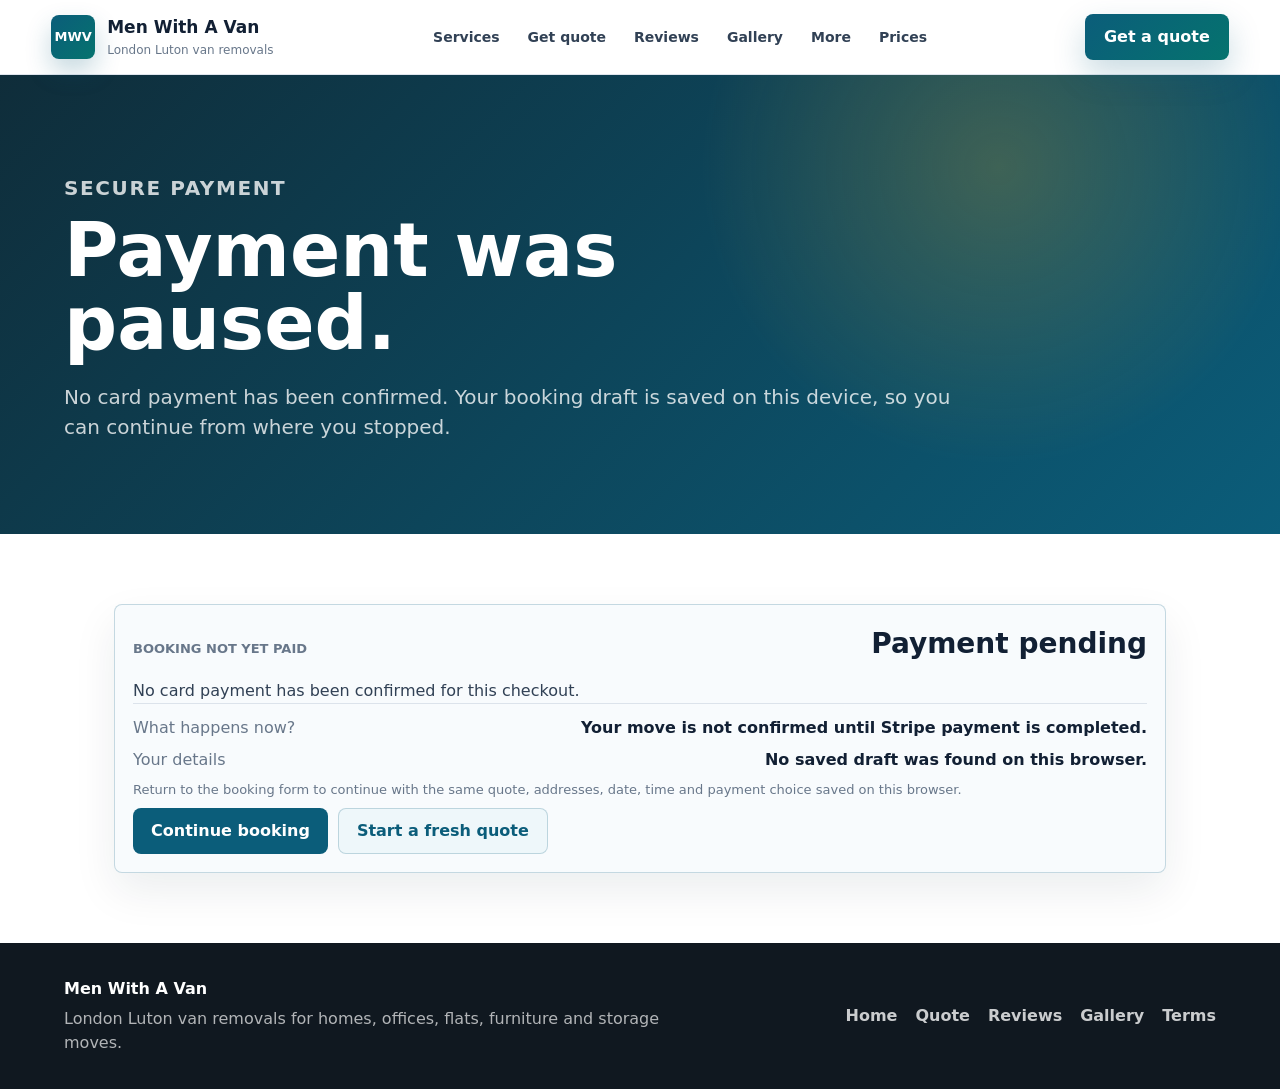
<file: outputs/menwithvan-demo/payment-cancelled.html>
<!doctype html>
<html lang="en-GB">
  <head>
    <meta charset="utf-8">
    <meta name="viewport" content="width=device-width, initial-scale=1">
    <title>Payment Paused | Men With A Van</title>
    <meta name="robots" content="noindex,nofollow">
    <meta name="description" content="Resume a Men With A Van booking after leaving secure Stripe checkout.">
    <link rel="stylesheet" href="styles.css?v=20260619-brand-a-van">
  </head>
  <body>
    <header class="site-header">
      <a class="brand" href="/" aria-label="Men With A Van home"><span class="brand-mark">MWV</span><span><strong>Men With A Van</strong><small>London Luton van removals</small></span></a>
      <nav class="main-nav" aria-label="Main navigation">
        <a href="/#services">Services</a>
        <a href="/#quote">Get quote</a>
        <a href="reviews.html">Reviews</a>
        <a href="gallery.html">Gallery</a>
        <div class="nav-dropdown"><button type="button" aria-haspopup="true">More</button><div class="dropdown-menu"><a href="/#areas">Areas</a><a href="faq.html">FAQ</a><a href="blog.html">Moving advice</a><a href="terms-and-conditions.html">Terms</a></div></div>
        <a href="/#prices">Prices</a>
      </nav>
      <a class="header-cta" href="/#quote">Get a quote</a>
    </header>
    <main>
      <section class="page-hero">
        <p class="eyebrow">Secure payment</p>
        <h1>Payment was paused.</h1>
        <p>No card payment has been confirmed. Your booking draft is saved on this device, so you can continue from where you stopped.</p>
      </section>
      <section class="content-page">
        <div class="quote-result payment-panel">
          <div class="quote-result-head">
            <span>Booking not yet paid</span>
            <strong id="cancel-heading">Payment pending</strong>
          </div>
          <p id="cancel-reference">No card payment has been confirmed for this checkout.</p>
          <dl class="quote-breakdown">
            <div><dt>What happens now?</dt><dd>Your move is not confirmed until Stripe payment is completed.</dd></div>
            <div><dt>Your details</dt><dd id="draft-status">Checking saved booking draft...</dd></div>
          </dl>
          <p class="quote-distance">Return to the booking form to continue with the same quote, addresses, date, time and payment choice saved on this browser.</p>
          <p class="calendar-actions">
            <a class="payment-link" href="/#quote">Continue booking</a>
            <a class="payment-link secondary-link" href="/#quote" id="start-fresh">Start a fresh quote</a>
          </p>
        </div>
      </section>
    </main>
    <footer class="site-footer"><div><strong>Men With A Van</strong><p>London Luton van removals for homes, offices, flats, furniture and storage moves.</p></div><nav aria-label="Footer navigation"><a href="/">Home</a><a href="/#quote">Quote</a><a href="reviews.html">Reviews</a><a href="gallery.html">Gallery</a><a href="terms-and-conditions.html">Terms</a></nav></footer>
    <script src="payment-cancelled.js?v=20260617-gallery19" defer></script>
  </body>
</html>
</file>
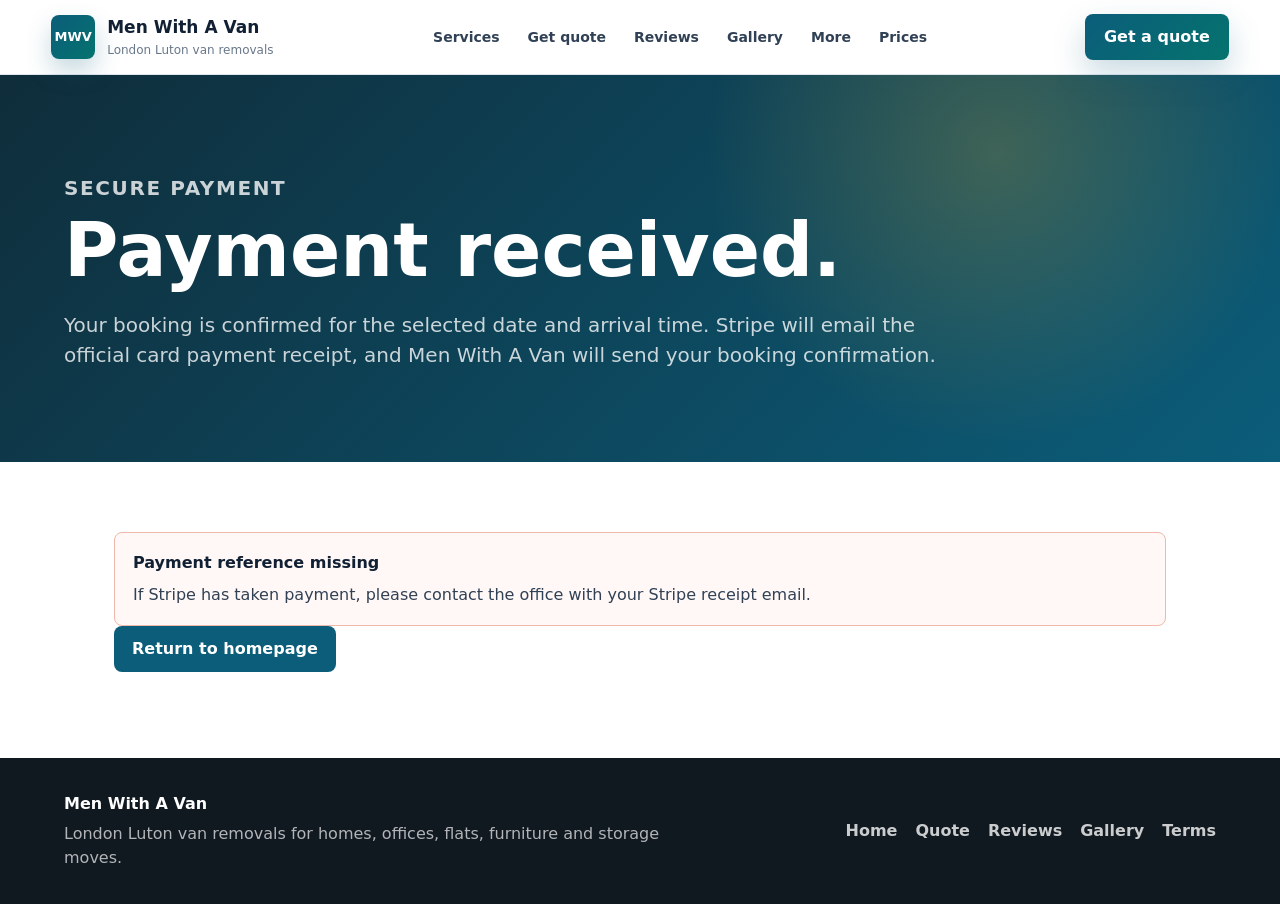
<file: outputs/menwithvan-demo/payment-success.html>
<!doctype html>
<html lang="en-GB">
  <head>
    <meta charset="utf-8">
    <meta name="viewport" content="width=device-width, initial-scale=1">
    <title>Payment Received | Men With A Van</title>
    <meta name="robots" content="noindex,nofollow">
    <meta name="description" content="Payment confirmation for a Men With A Van booking.">
    <link rel="stylesheet" href="styles.css?v=20260619-brand-a-van">
  </head>
  <body>
    <header class="site-header">
      <a class="brand" href="/" aria-label="Men With A Van home"><span class="brand-mark">MWV</span><span><strong>Men With A Van</strong><small>London Luton van removals</small></span></a>
      <nav class="main-nav" aria-label="Main navigation">
        <a href="/#services">Services</a>
        <a href="/#quote">Get quote</a>
        <a href="reviews.html">Reviews</a>
        <a href="gallery.html">Gallery</a>
        <div class="nav-dropdown"><button type="button" aria-haspopup="true">More</button><div class="dropdown-menu"><a href="/#areas">Areas</a><a href="faq.html">FAQ</a><a href="blog.html">Moving advice</a><a href="terms-and-conditions.html">Terms</a></div></div>
        <a href="/#prices">Prices</a>
      </nav>
      <a class="header-cta" href="/#quote">Get a quote</a>
    </header>
    <main>
      <section class="page-hero">
        <p class="eyebrow">Secure payment</p>
        <h1>Payment received.</h1>
        <p>Your booking is confirmed for the selected date and arrival time. Stripe will email the official card payment receipt, and Men With A Van will send your booking confirmation.</p>
      </section>
      <section class="content-page">
        <div id="payment-status" class="quote-result success">
          <strong>Checking payment status</strong>
          <p>We are confirming the booking reference from Stripe.</p>
        </div>
        <p><a class="payment-link" href="/">Return to homepage</a></p>
      </section>
    </main>
    <footer class="site-footer"><div><strong>Men With A Van</strong><p>London Luton van removals for homes, offices, flats, furniture and storage moves.</p></div><nav aria-label="Footer navigation"><a href="/">Home</a><a href="/#quote">Quote</a><a href="reviews.html">Reviews</a><a href="gallery.html">Gallery</a><a href="terms-and-conditions.html">Terms</a></nav></footer>
    <script src="payment-success.js?v=20260617-gallery19" defer></script>
  </body>
</html>
</file>
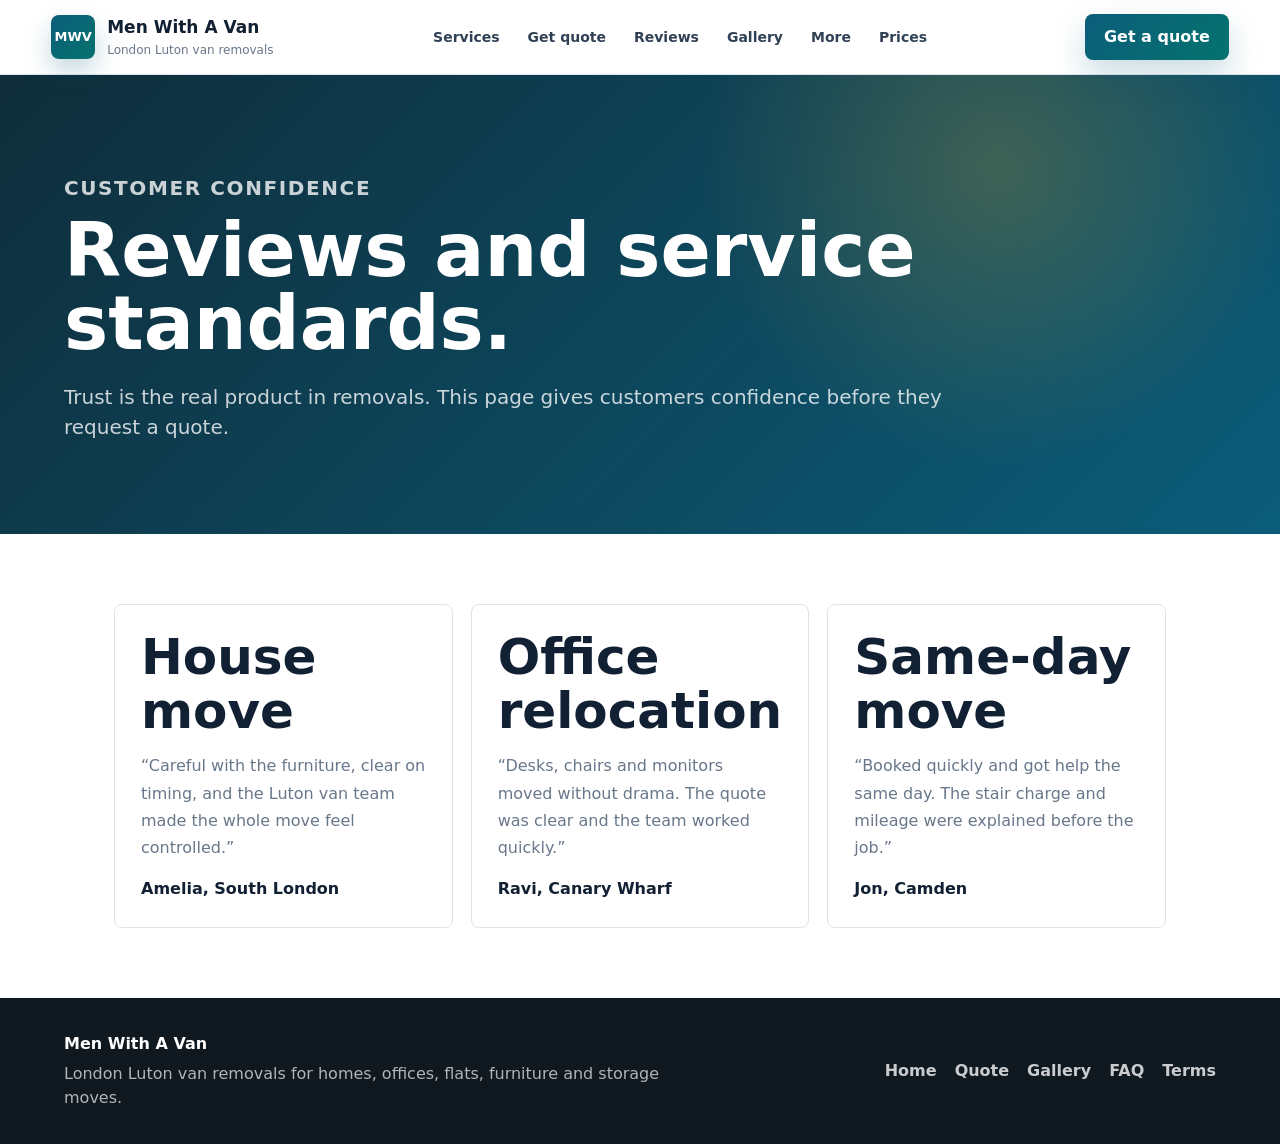
<file: outputs/menwithvan-demo/reviews.html>
<!doctype html>
<html lang="en-GB">
  <head>
    <meta charset="utf-8">
    <meta name="viewport" content="width=device-width, initial-scale=1">
    <title>Reviews | Men With A Van London Removals</title>
    <meta name="description" content="Customer review highlights for Men With A Van London Luton van removals, house moves, office relocations and furniture delivery.">
    <link rel="canonical" href="https://www.menwithvan.com/reviews.html">
    <link rel="stylesheet" href="styles.css?v=20260619-brand-a-van">
  </head>
  <body>
    <header class="site-header">
      <a class="brand" href="/" aria-label="Men With A Van home"><span class="brand-mark">MWV</span><span><strong>Men With A Van</strong><small>London Luton van removals</small></span></a>
      <nav class="main-nav" aria-label="Main navigation"><a href="/#services">Services</a><a href="/#quote">Get quote</a><a href="reviews.html">Reviews</a><a href="gallery.html">Gallery</a><div class="nav-dropdown"><button type="button" aria-haspopup="true">More</button><div class="dropdown-menu"><a href="/#areas">Areas</a><a href="faq.html">FAQ</a><a href="blog.html">Moving advice</a><a href="terms-and-conditions.html">Terms</a></div></div><a href="/#prices">Prices</a></nav>
      <a class="header-cta" href="/#quote">Get a quote</a>
    </header>
    <main>
      <section class="page-hero">
        <p class="eyebrow">Customer confidence</p>
        <h1>Reviews and service standards.</h1>
        <p>Trust is the real product in removals. This page gives customers confidence before they request a quote.</p>
      </section>
      <section class="content-page">
        <div class="content-grid">
          <article class="content-card"><h2>House move</h2><p>“Careful with the furniture, clear on timing, and the Luton van team made the whole move feel controlled.”</p><strong>Amelia, South London</strong></article>
          <article class="content-card"><h2>Office relocation</h2><p>“Desks, chairs and monitors moved without drama. The quote was clear and the team worked quickly.”</p><strong>Ravi, Canary Wharf</strong></article>
          <article class="content-card"><h2>Same-day move</h2><p>“Booked quickly and got help the same day. The stair charge and mileage were explained before the job.”</p><strong>Jon, Camden</strong></article>
        </div>
      </section>
    </main>
    <footer class="site-footer"><div><strong>Men With A Van</strong><p>London Luton van removals for homes, offices, flats, furniture and storage moves.</p></div><nav aria-label="Footer navigation"><a href="/">Home</a><a href="/#quote">Quote</a><a href="gallery.html">Gallery</a><a href="faq.html">FAQ</a><a href="terms-and-conditions.html">Terms</a></nav></footer>
  </body>
</html>
</file>
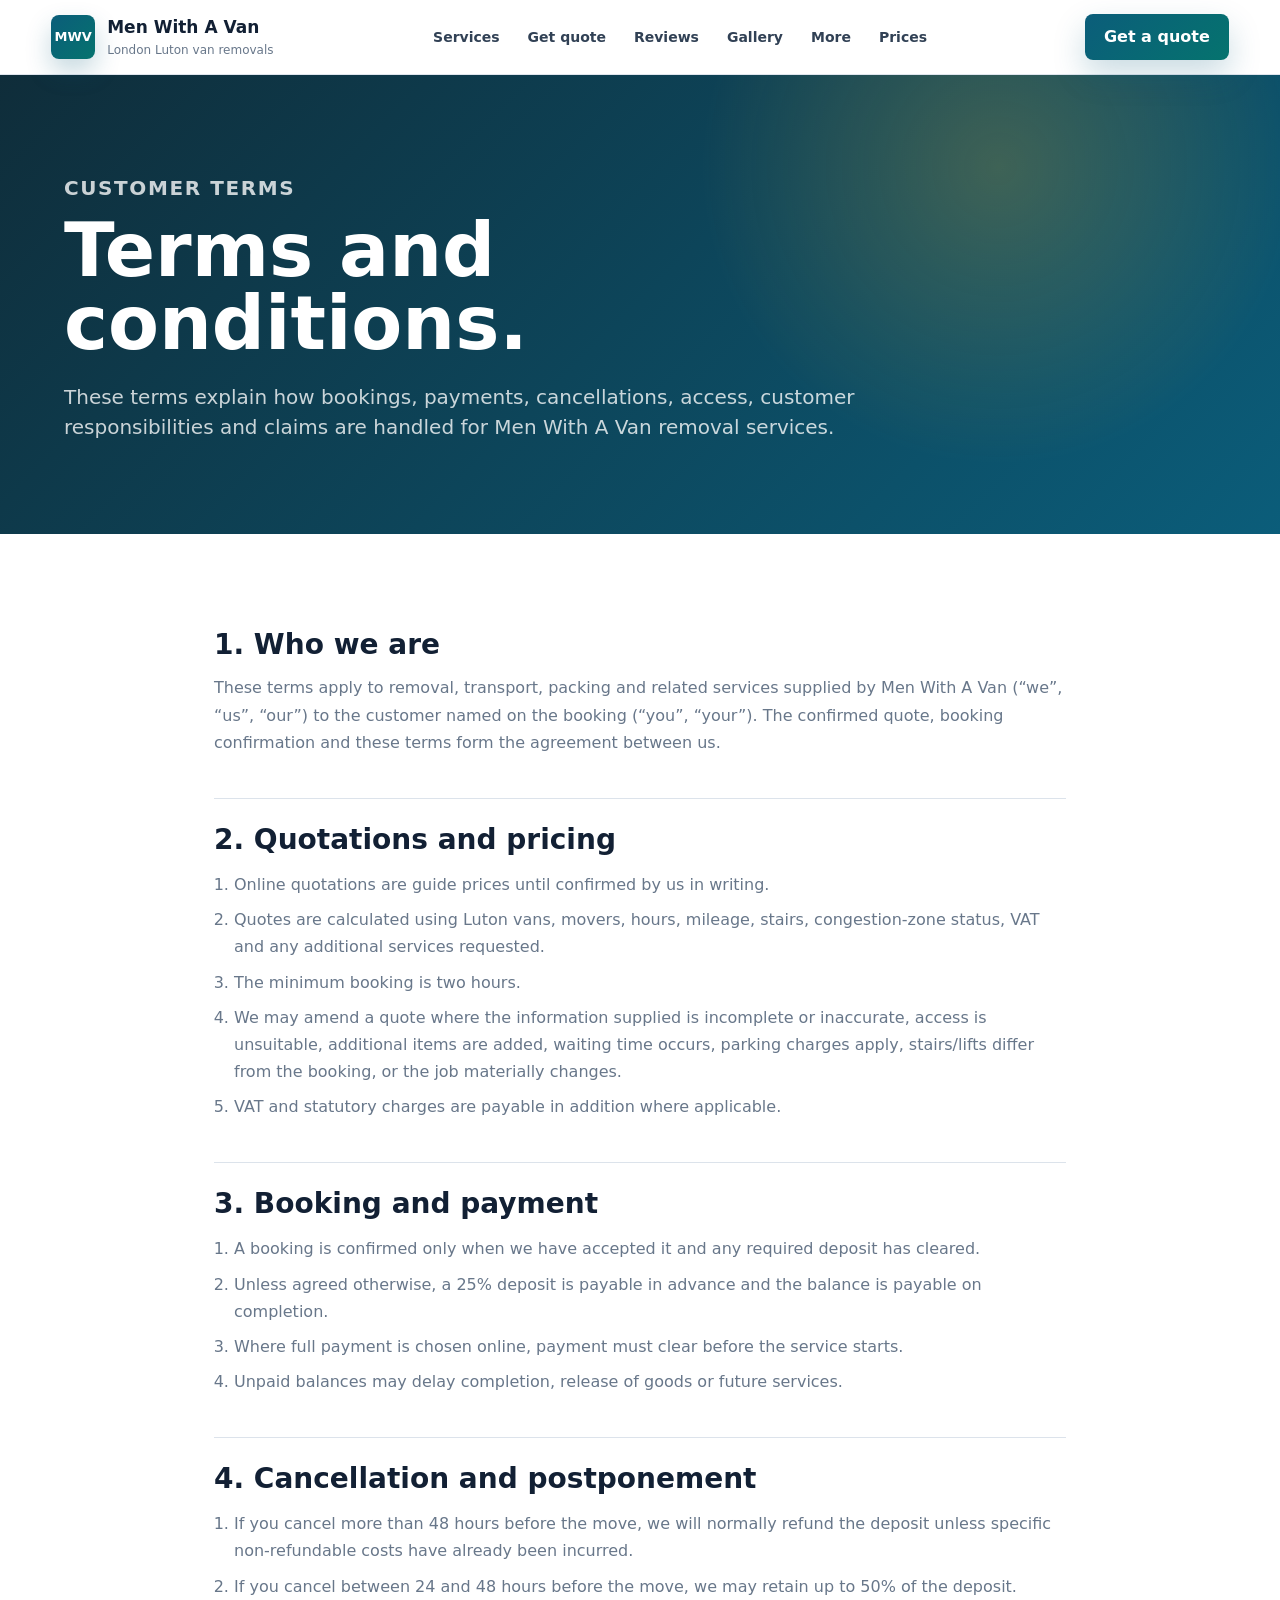
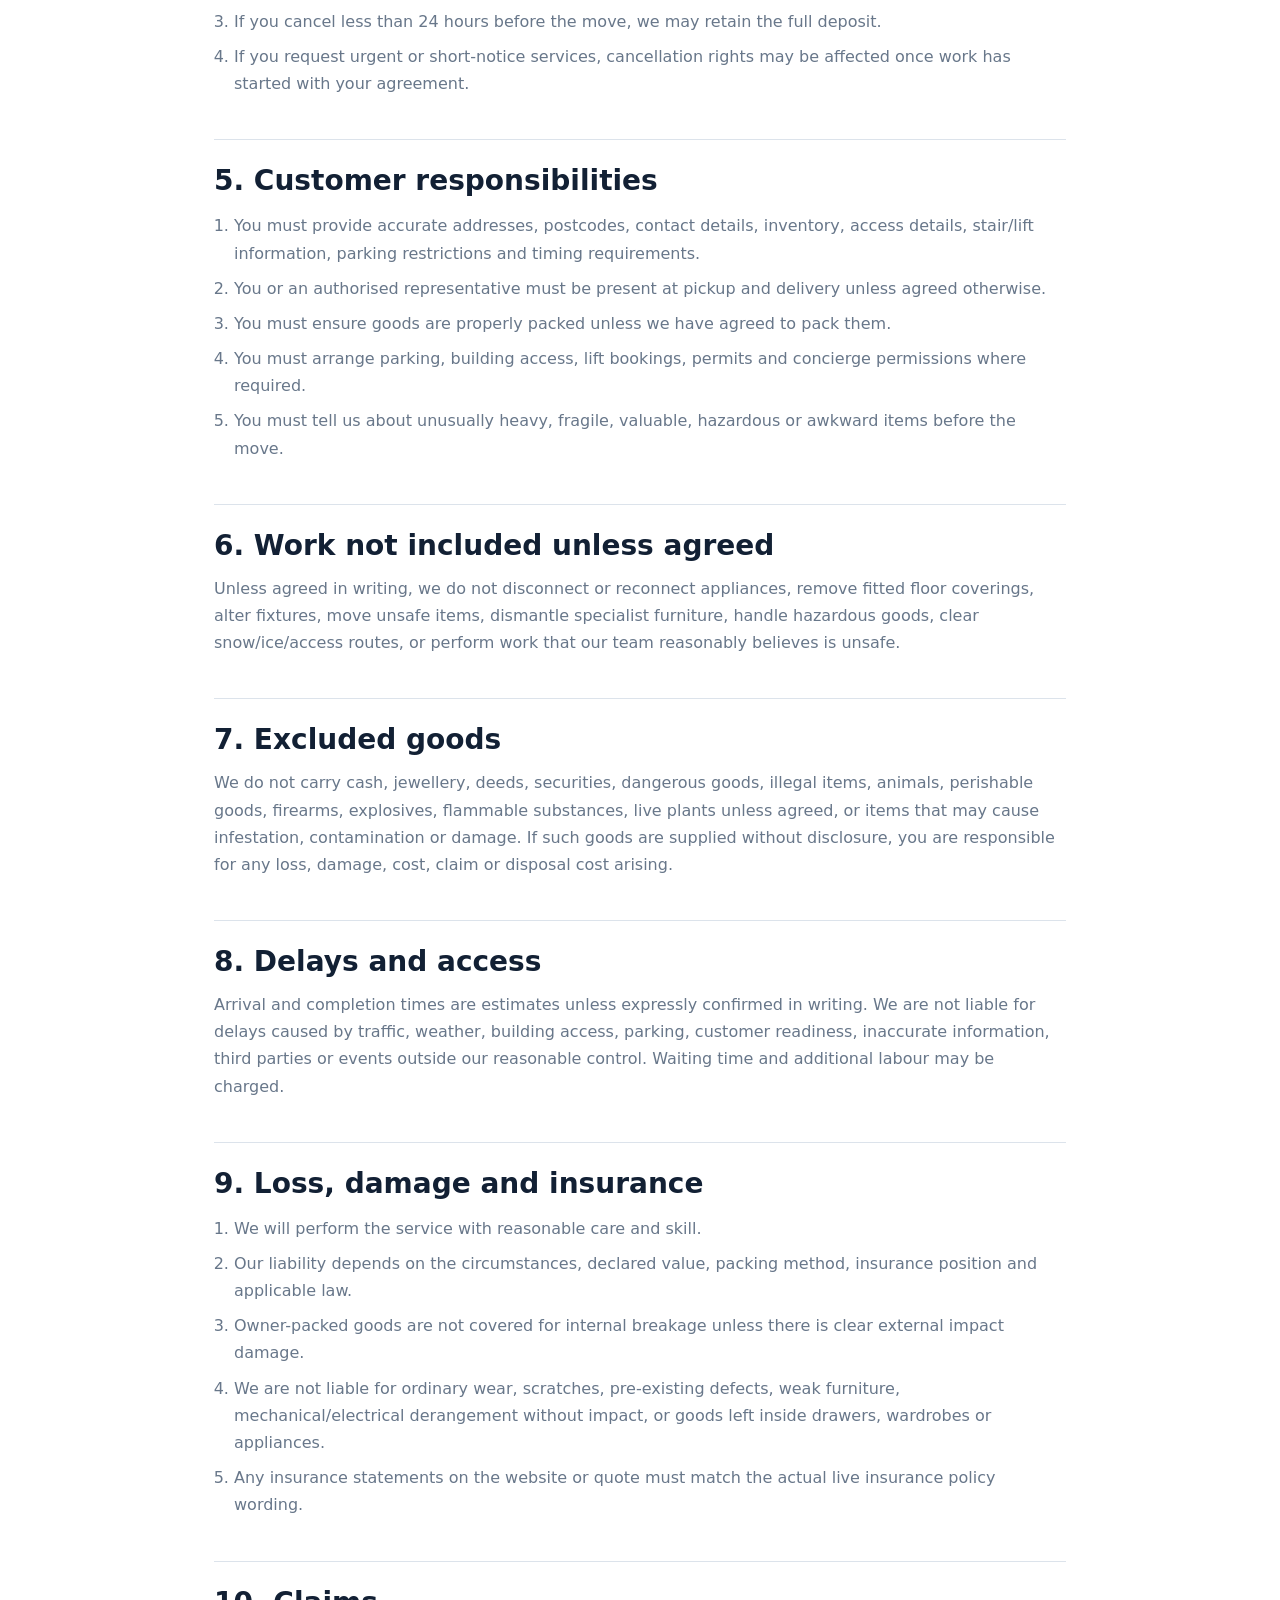
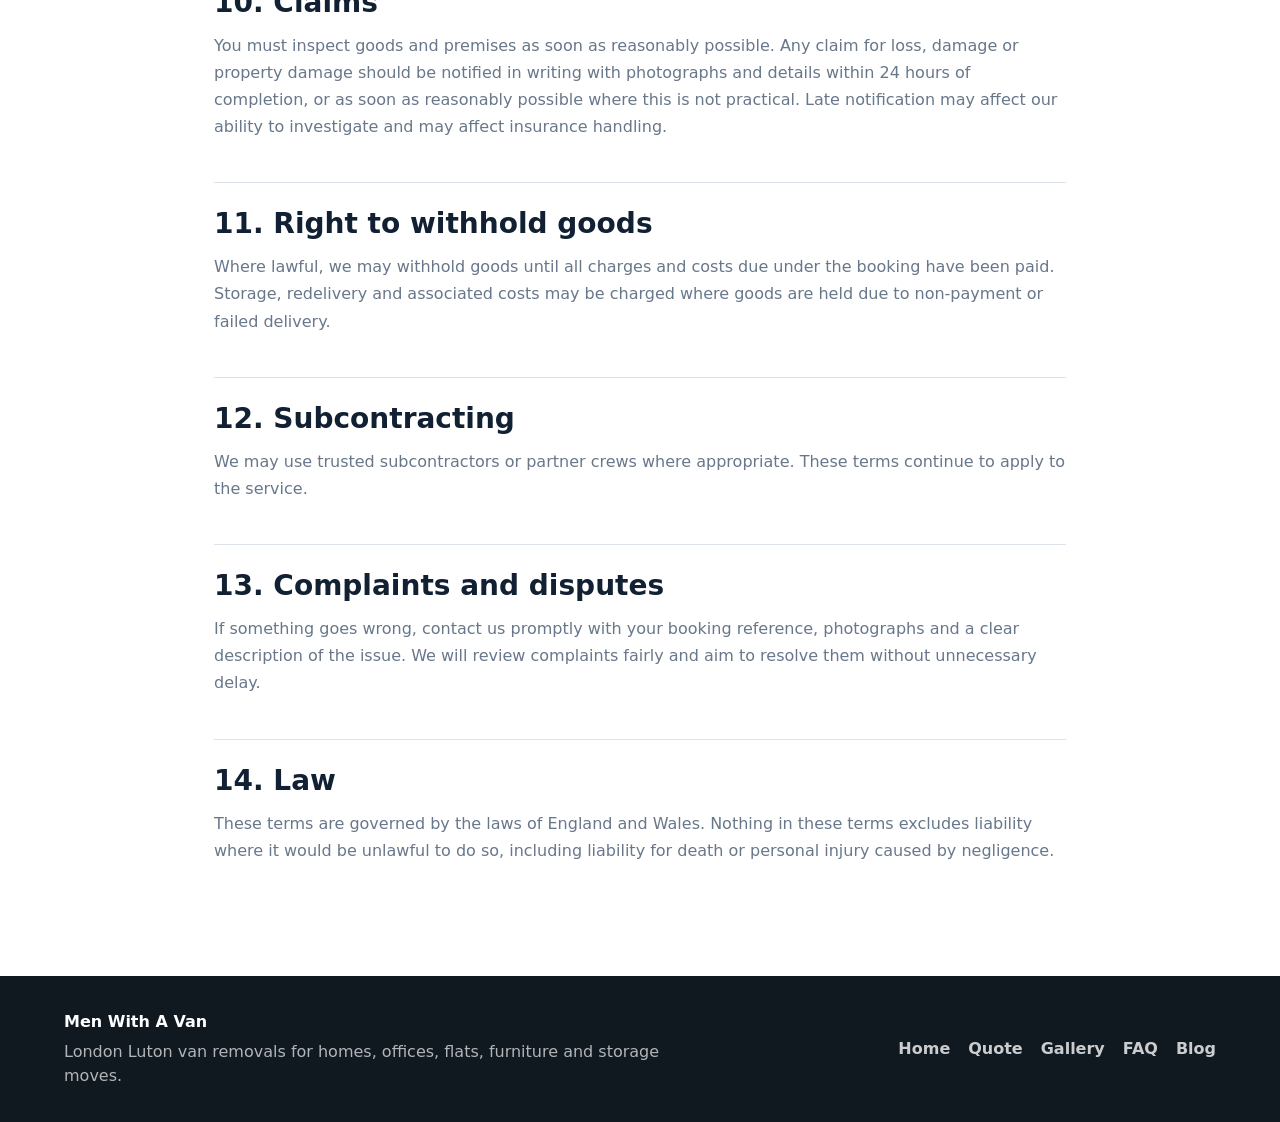
<file: outputs/menwithvan-demo/terms-and-conditions.html>
<!doctype html>
<html lang="en-GB">
  <head>
    <meta charset="utf-8">
    <meta name="viewport" content="width=device-width, initial-scale=1">
    <title>Terms and Conditions | Men With A Van</title>
    <meta name="description" content="Terms and conditions for Men With A Van London Luton van removals, bookings, payments, cancellation, customer responsibilities and claims.">
    <link rel="canonical" href="https://www.menwithvan.com/terms-and-conditions.html">
    <link rel="stylesheet" href="styles.css?v=20260619-brand-a-van">
  </head>
  <body>
    <header class="site-header">
      <a class="brand" href="/" aria-label="Men With A Van home"><span class="brand-mark">MWV</span><span><strong>Men With A Van</strong><small>London Luton van removals</small></span></a>
      <nav class="main-nav" aria-label="Main navigation"><a href="/#services">Services</a><a href="/#quote">Get quote</a><a href="reviews.html">Reviews</a><a href="gallery.html">Gallery</a><div class="nav-dropdown"><button type="button" aria-haspopup="true">More</button><div class="dropdown-menu"><a href="/#areas">Areas</a><a href="faq.html">FAQ</a><a href="blog.html">Moving advice</a><a href="terms-and-conditions.html">Terms</a></div></div><a href="/#prices">Prices</a></nav>
      <a class="header-cta" href="/#quote">Get a quote</a>
    </header>
    <main>
      <section class="page-hero">
        <p class="eyebrow">Customer terms</p>
        <h1>Terms and conditions.</h1>
        <p>These terms explain how bookings, payments, cancellations, access, customer responsibilities and claims are handled for Men With A Van removal services.</p>
      </section>
      <section class="content-page terms-page">
        <section class="terms-section"><h2>1. Who we are</h2><p>These terms apply to removal, transport, packing and related services supplied by Men With A Van (“we”, “us”, “our”) to the customer named on the booking (“you”, “your”). The confirmed quote, booking confirmation and these terms form the agreement between us.</p></section>
        <section class="terms-section"><h2>2. Quotations and pricing</h2><ol><li>Online quotations are guide prices until confirmed by us in writing.</li><li>Quotes are calculated using Luton vans, movers, hours, mileage, stairs, congestion-zone status, VAT and any additional services requested.</li><li>The minimum booking is two hours.</li><li>We may amend a quote where the information supplied is incomplete or inaccurate, access is unsuitable, additional items are added, waiting time occurs, parking charges apply, stairs/lifts differ from the booking, or the job materially changes.</li><li>VAT and statutory charges are payable in addition where applicable.</li></ol></section>
        <section class="terms-section"><h2>3. Booking and payment</h2><ol><li>A booking is confirmed only when we have accepted it and any required deposit has cleared.</li><li>Unless agreed otherwise, a 25% deposit is payable in advance and the balance is payable on completion.</li><li>Where full payment is chosen online, payment must clear before the service starts.</li><li>Unpaid balances may delay completion, release of goods or future services.</li></ol></section>
        <section class="terms-section"><h2>4. Cancellation and postponement</h2><ol><li>If you cancel more than 48 hours before the move, we will normally refund the deposit unless specific non-refundable costs have already been incurred.</li><li>If you cancel between 24 and 48 hours before the move, we may retain up to 50% of the deposit.</li><li>If you cancel less than 24 hours before the move, we may retain the full deposit.</li><li>If you request urgent or short-notice services, cancellation rights may be affected once work has started with your agreement.</li></ol></section>
        <section class="terms-section"><h2>5. Customer responsibilities</h2><ol><li>You must provide accurate addresses, postcodes, contact details, inventory, access details, stair/lift information, parking restrictions and timing requirements.</li><li>You or an authorised representative must be present at pickup and delivery unless agreed otherwise.</li><li>You must ensure goods are properly packed unless we have agreed to pack them.</li><li>You must arrange parking, building access, lift bookings, permits and concierge permissions where required.</li><li>You must tell us about unusually heavy, fragile, valuable, hazardous or awkward items before the move.</li></ol></section>
        <section class="terms-section"><h2>6. Work not included unless agreed</h2><p>Unless agreed in writing, we do not disconnect or reconnect appliances, remove fitted floor coverings, alter fixtures, move unsafe items, dismantle specialist furniture, handle hazardous goods, clear snow/ice/access routes, or perform work that our team reasonably believes is unsafe.</p></section>
        <section class="terms-section"><h2>7. Excluded goods</h2><p>We do not carry cash, jewellery, deeds, securities, dangerous goods, illegal items, animals, perishable goods, firearms, explosives, flammable substances, live plants unless agreed, or items that may cause infestation, contamination or damage. If such goods are supplied without disclosure, you are responsible for any loss, damage, cost, claim or disposal cost arising.</p></section>
        <section class="terms-section"><h2>8. Delays and access</h2><p>Arrival and completion times are estimates unless expressly confirmed in writing. We are not liable for delays caused by traffic, weather, building access, parking, customer readiness, inaccurate information, third parties or events outside our reasonable control. Waiting time and additional labour may be charged.</p></section>
        <section class="terms-section"><h2>9. Loss, damage and insurance</h2><ol><li>We will perform the service with reasonable care and skill.</li><li>Our liability depends on the circumstances, declared value, packing method, insurance position and applicable law.</li><li>Owner-packed goods are not covered for internal breakage unless there is clear external impact damage.</li><li>We are not liable for ordinary wear, scratches, pre-existing defects, weak furniture, mechanical/electrical derangement without impact, or goods left inside drawers, wardrobes or appliances.</li><li>Any insurance statements on the website or quote must match the actual live insurance policy wording.</li></ol></section>
        <section class="terms-section"><h2>10. Claims</h2><p>You must inspect goods and premises as soon as reasonably possible. Any claim for loss, damage or property damage should be notified in writing with photographs and details within 24 hours of completion, or as soon as reasonably possible where this is not practical. Late notification may affect our ability to investigate and may affect insurance handling.</p></section>
        <section class="terms-section"><h2>11. Right to withhold goods</h2><p>Where lawful, we may withhold goods until all charges and costs due under the booking have been paid. Storage, redelivery and associated costs may be charged where goods are held due to non-payment or failed delivery.</p></section>
        <section class="terms-section"><h2>12. Subcontracting</h2><p>We may use trusted subcontractors or partner crews where appropriate. These terms continue to apply to the service.</p></section>
        <section class="terms-section"><h2>13. Complaints and disputes</h2><p>If something goes wrong, contact us promptly with your booking reference, photographs and a clear description of the issue. We will review complaints fairly and aim to resolve them without unnecessary delay.</p></section>
        <section class="terms-section"><h2>14. Law</h2><p>These terms are governed by the laws of England and Wales. Nothing in these terms excludes liability where it would be unlawful to do so, including liability for death or personal injury caused by negligence.</p></section>
      </section>
    </main>
    <footer class="site-footer"><div><strong>Men With A Van</strong><p>London Luton van removals for homes, offices, flats, furniture and storage moves.</p></div><nav aria-label="Footer navigation"><a href="/">Home</a><a href="/#quote">Quote</a><a href="gallery.html">Gallery</a><a href="faq.html">FAQ</a><a href="blog.html">Blog</a></nav></footer>
  </body>
</html>
</file>
<file: outputs/menwithvan-demo/styles.css>
:root {
  --ink: #122034;
  --text: #314155;
  --muted: #68778a;
  --line: #dce3eb;
  --paper: #ffffff;
  --soft: #f4f8fb;
  --soft-2: #eef5f4;
  --brand: #0b5d7a;
  --brand-2: #05736e;
  --brand-dark: #0f2d3a;
  --accent: #f0b429;
  --accent-soft: #fff6d8;
  --success: #2f8f5b;
  --shadow: 0 24px 70px rgba(8, 23, 38, 0.2);
  --max: 1180px;
}

* {
  box-sizing: border-box;
}

html {
  scroll-behavior: smooth;
  scroll-padding-top: 96px;
  overflow-x: clip;
}

body {
  margin: 0;
  color: var(--ink);
  font-family: Inter, ui-sans-serif, system-ui, -apple-system, BlinkMacSystemFont, "Segoe UI", sans-serif;
  background: var(--paper);
  overflow-x: clip;
}

body,
input,
select,
textarea,
button {
  font: 16px/1.5 Inter, ui-sans-serif, system-ui, -apple-system, BlinkMacSystemFont, "Segoe UI", sans-serif;
}

img {
  display: block;
  max-width: 100%;
}

a {
  color: inherit;
  text-decoration: none;
}

.skip-link {
  position: absolute;
  left: 16px;
  top: -60px;
  z-index: 100;
  padding: 10px 14px;
  color: #fff;
  background: var(--brand);
  border-radius: 8px;
}

.skip-link:focus {
  top: 12px;
}

.site-header {
  position: sticky;
  top: 0;
  z-index: 20;
  display: flex;
  align-items: center;
  justify-content: space-between;
  gap: 22px;
  padding: 14px clamp(18px, 4vw, 58px);
  background: rgba(255, 255, 255, 0.96);
  border-bottom: 1px solid rgba(220, 227, 235, 0.9);
  backdrop-filter: blur(16px);
}

.brand,
.main-nav,
.hero-actions,
.proof-list,
.metric-band,
.site-footer,
.site-footer nav {
  display: flex;
  align-items: center;
}

.brand {
  gap: 12px;
  min-width: 224px;
}

.brand-mark {
  display: grid;
  place-items: center;
  width: 44px;
  height: 44px;
  color: #fff;
  font-size: 13px;
  font-weight: 900;
  background: linear-gradient(135deg, var(--brand), var(--brand-2));
  border-radius: 8px;
  box-shadow: 0 12px 26px rgba(11, 93, 122, 0.24);
}

.brand strong,
.brand small {
  display: block;
}

.brand strong {
  font-size: 17px;
  letter-spacing: 0;
}

.brand small {
  color: var(--muted);
  font-size: 12px;
}

.main-nav {
  gap: clamp(14px, 2.2vw, 28px);
  color: var(--text);
  font-size: 14px;
  font-weight: 700;
}

.main-nav a {
  position: relative;
  padding: 8px 0;
}

.main-nav a::after,
.nav-dropdown > button::after {
  position: absolute;
  left: 0;
  bottom: 0;
  width: 0;
  height: 2px;
  background: var(--brand);
  content: "";
  transition: width 160ms ease;
}

.main-nav a:hover::after,
.nav-dropdown:hover > button::after,
.nav-dropdown:focus-within > button::after {
  width: 100%;
}

.nav-dropdown {
  position: relative;
}

.nav-dropdown > button {
  position: relative;
  padding: 8px 0;
  color: inherit;
  font: inherit;
  font-weight: 700;
  background: transparent;
  border: 0;
  cursor: pointer;
}

.dropdown-menu {
  position: absolute;
  right: 0;
  top: calc(100% + 10px);
  display: grid;
  min-width: 190px;
  padding: 10px;
  background: #fff;
  border: 1px solid var(--line);
  border-radius: 8px;
  box-shadow: var(--shadow);
  opacity: 0;
  pointer-events: none;
  transform: translateY(-6px);
  transition: opacity 140ms ease, transform 140ms ease;
}

.nav-dropdown:hover .dropdown-menu,
.nav-dropdown:focus-within .dropdown-menu {
  opacity: 1;
  pointer-events: auto;
  transform: translateY(0);
}

.dropdown-menu a {
  padding: 10px 12px;
  border-radius: 8px;
}

.dropdown-menu a::after {
  display: none;
}

.dropdown-menu a:hover {
  background: var(--soft);
}

.button,
.header-cta,
.quote-panel button {
  display: inline-flex;
  align-items: center;
  justify-content: center;
  min-height: 46px;
  padding: 0 19px;
  border: 0;
  border-radius: 8px;
  font-weight: 850;
  cursor: pointer;
}

.header-cta,
.button.primary,
.quote-panel button {
  color: #fff;
  background: linear-gradient(135deg, var(--brand), var(--brand-2));
  box-shadow: 0 14px 32px rgba(11, 93, 122, 0.22);
}

.button.secondary {
  color: #fff;
  background: rgba(255, 255, 255, 0.16);
  border: 1px solid rgba(255, 255, 255, 0.46);
}

.hero {
  position: relative;
  min-height: 760px;
  overflow: hidden;
  color: #fff;
}

.hero picture,
.hero-image,
.hero-overlay {
  position: absolute;
  inset: 0;
  width: 100%;
  height: 100%;
}

.hero-image {
  object-fit: cover;
  object-position: 50% center;
  filter: saturate(1.08) contrast(1.05) brightness(0.9);
  transform: scale(1.008);
  transform-origin: center;
}

.hero-overlay {
  background:
    radial-gradient(circle at 64% 18%, rgba(240, 180, 41, 0.14), transparent 28%),
    linear-gradient(90deg, rgba(8, 18, 29, 0.96) 0%, rgba(8, 18, 29, 0.82) 42%, rgba(8, 18, 29, 0.36) 100%),
    linear-gradient(180deg, rgba(8, 18, 29, 0.1), rgba(8, 18, 29, 0.72));
}

.hero-inner {
  position: relative;
  display: grid;
  grid-template-columns: minmax(360px, 0.92fr) minmax(460px, 640px);
  grid-template-areas:
    "copy quote"
    "support result";
  column-gap: 44px;
  row-gap: 24px;
  align-items: start;
  max-width: 1520px;
  min-height: 760px;
  margin: 0 auto;
  padding: 84px clamp(20px, 5vw, 64px);
}

.hero-copy-block {
  grid-area: copy;
  align-self: center;
  max-width: 760px;
}

.quote-support-card {
  grid-area: support;
  align-self: start;
  max-width: 620px;
  scroll-margin-top: 110px;
  padding: 22px;
  color: #fff;
  background:
    linear-gradient(135deg, rgba(15, 45, 58, 0.84), rgba(11, 93, 122, 0.62)),
    rgba(8, 18, 29, 0.72);
  border: 1px solid rgba(255, 255, 255, 0.18);
  border-radius: 8px;
  box-shadow: 0 22px 58px rgba(0, 0, 0, 0.2);
  backdrop-filter: blur(8px);
}

.quote-support-card .panel-kicker {
  color: var(--accent);
}

.quote-support-card h2 {
  max-width: 540px;
  margin-bottom: 12px;
  color: #fff;
  font-size: clamp(26px, 2.7vw, 40px);
  line-height: 1.08;
}

.quote-support-card p {
  max-width: 560px;
  margin-bottom: 18px;
  color: rgba(255, 255, 255, 0.82);
  font-size: 15px;
  font-weight: 650;
  line-height: 1.58;
}

.quote-support-card dl {
  display: grid;
  gap: 10px;
  margin: 0;
}

.quote-support-card dl div {
  display: grid;
  grid-template-columns: 108px minmax(0, 1fr);
  gap: 12px;
  padding: 12px 0;
  border-top: 1px solid rgba(255, 255, 255, 0.14);
}

.quote-support-card dt,
.quote-support-card dd {
  margin: 0;
}

.quote-support-card dt {
  color: var(--accent);
  font-size: 12px;
  font-weight: 950;
  text-transform: uppercase;
}

.quote-support-card dd {
  color: rgba(255, 255, 255, 0.9);
  font-size: 13px;
  font-weight: 760;
  line-height: 1.4;
}

.eyebrow,
.panel-kicker,
.tag {
  margin: 0 0 12px;
  color: var(--brand);
  font-size: 13px;
  font-weight: 900;
  letter-spacing: 0.08em;
  text-transform: uppercase;
}

.hero .eyebrow,
.final-cta .eyebrow {
  color: var(--accent);
}

h1,
h2,
h3,
p {
  margin-top: 0;
}

h1 {
  max-width: 820px;
  margin-bottom: 22px;
  font-size: clamp(42px, 5.8vw, 78px);
  line-height: 0.98;
  letter-spacing: 0;
}

h2 {
  margin-bottom: 14px;
  font-size: clamp(30px, 4.1vw, 50px);
  line-height: 1.07;
  letter-spacing: 0;
}

h3 {
  margin-bottom: 10px;
  font-size: 22px;
  line-height: 1.2;
}

.hero-copy {
  max-width: 660px;
  color: rgba(255, 255, 255, 0.88);
  font-size: clamp(18px, 2vw, 22px);
  line-height: 1.56;
}

.hero-actions {
  flex-wrap: wrap;
  gap: 12px;
  margin-top: 30px;
}

.proof-list {
  flex-wrap: wrap;
  gap: 10px;
  margin: 32px 0 0;
  padding: 0;
  list-style: none;
}

.proof-list li {
  padding: 9px 12px;
  color: rgba(255, 255, 255, 0.9);
  font-size: 14px;
  font-weight: 800;
  background: rgba(255, 255, 255, 0.13);
  border: 1px solid rgba(255, 255, 255, 0.22);
  border-radius: 8px;
}

.quote-panel {
  grid-area: quote;
  width: 100%;
  scroll-margin-top: 110px;
  padding: 24px;
  color: var(--ink);
  background: rgba(255, 255, 255, 0.96);
  border: 1px solid rgba(255, 255, 255, 0.72);
  border-radius: 8px;
  box-shadow: var(--shadow);
}

.quote-panel h2 {
  margin-bottom: 18px;
  font-size: 27px;
  line-height: 1.08;
}

.form-grid {
  display: grid;
  grid-template-columns: repeat(2, minmax(0, 1fr));
  gap: 12px;
}

label {
  color: var(--text);
  font-size: 13px;
  font-weight: 850;
}

label small {
  display: block;
  margin-top: 6px;
  color: var(--muted);
  font-size: 12px;
  font-weight: 700;
  line-height: 1.35;
}

.full {
  grid-column: 1 / -1;
}

.location-card {
  display: grid;
  gap: 12px;
  min-width: 0;
  margin: 0;
  padding: 14px;
  background: #f8fbfd;
  border: 1px solid var(--line);
  border-radius: 8px;
}

.delivery-stack {
  display: grid;
  grid-template-columns: minmax(0, 1fr) minmax(220px, 0.82fr);
  gap: 12px;
  align-items: stretch;
  min-width: 0;
}

.delivery-stack .location-card,
.delivery-stack .additional-stops {
  min-height: 100%;
}

.location-card legend {
  padding: 0 6px;
  color: var(--ink);
  font-size: 13px;
  font-weight: 900;
}

.included-note {
  display: grid;
  gap: 4px;
  align-self: stretch;
  align-content: start;
  padding: 12px 14px;
  background: #f7fbf8;
  border: 1px solid rgba(47, 143, 91, 0.24);
  border-radius: 8px;
}

.included-note strong {
  color: var(--ink);
  font-size: 13px;
  font-weight: 900;
}

.included-note span {
  color: var(--muted);
  font-size: 12px;
  font-weight: 750;
  line-height: 1.45;
}

.service-choice {
  display: grid;
  gap: 4px;
  align-content: start;
  align-self: stretch;
  min-width: 0;
  padding: 12px 14px;
  color: var(--ink);
  background: #fffdf6;
  border: 1px solid #ead7a2;
  border-radius: 8px;
}

.service-choice select {
  max-width: 160px;
  font-weight: 900;
}

.service-choice small {
  color: var(--text);
  font-weight: 720;
  line-height: 1.45;
}

input,
select,
textarea {
  width: 100%;
  margin-top: 7px;
  color: var(--ink);
  background: #fff;
  border: 1px solid var(--line);
  border-radius: 8px;
  outline: none;
  transition: border-color 140ms ease, box-shadow 140ms ease;
}

input,
select {
  height: 48px;
  padding: 0 12px;
}

textarea {
  min-height: 104px;
  padding: 12px;
  resize: vertical;
}

input:focus,
select:focus,
textarea:focus {
  border-color: var(--brand);
  box-shadow: 0 0 0 4px rgba(11, 93, 122, 0.12);
}

.quote-panel button {
  width: 100%;
  margin-top: 16px;
  font-size: 16px;
}

.form-note {
  margin: 10px 0 0;
  color: var(--muted);
  font-size: 12px;
  font-weight: 700;
}

.field-label {
  margin-bottom: 8px;
  color: var(--ink);
  font-size: 14px;
  font-weight: 850;
}

.additional-stops small {
  display: block;
  margin-top: 8px;
  color: var(--muted);
  font-size: 12px;
  line-height: 1.5;
}

.additional-stops {
  min-width: 0;
  padding: 14px;
  background: #fff;
  border: 1px solid rgba(11, 93, 122, 0.16);
  border-radius: 8px;
}

.additional-stop-list {
  display: grid;
  gap: 8px;
}

.additional-stop-row {
  display: grid;
  grid-template-columns: minmax(0, 1fr) auto;
  gap: 8px;
}

.date-time-grid {
  display: grid;
  grid-template-columns: repeat(2, minmax(0, 1fr));
  gap: 14px;
}

.quote-actions {
  display: grid;
  gap: 8px;
  margin-top: 16px;
}

.quote-actions[hidden],
.booking-panel[hidden],
.time-field[hidden] {
  display: none;
}

.quote-actions button,
.booking-panel button[type="submit"] {
  min-height: 48px;
  padding: 0 18px;
  color: #fff;
  font-weight: 900;
  background: var(--brand);
  border: 0;
  border-radius: 8px;
  cursor: pointer;
}

.quote-actions p {
  color: var(--muted);
  font-size: 13px;
}

.booking-hero-card {
  display: grid;
  grid-template-columns: auto 1fr;
  gap: 16px;
  align-items: start;
  padding: 20px;
  color: #fff;
  background:
    linear-gradient(135deg, rgba(15, 45, 58, 0.96), rgba(11, 93, 122, 0.94)),
    var(--brand-dark);
  border-radius: 8px;
}

.booking-step-pill {
  display: inline-flex;
  align-items: center;
  min-height: 30px;
  padding: 0 10px;
  color: var(--brand-dark);
  font-size: 12px;
  font-weight: 950;
  text-transform: uppercase;
  background: var(--accent);
  border-radius: 999px;
}

.booking-hero-card h3,
.booking-hero-card p {
  margin: 0;
}

.booking-hero-card h3 {
  color: #fff;
  font-size: clamp(24px, 3vw, 34px);
  line-height: 1.08;
}

.booking-hero-card p {
  max-width: 760px;
  margin-top: 8px;
  color: rgba(255, 255, 255, 0.8);
}

.booking-progress-strip {
  display: grid;
  grid-template-columns: repeat(3, minmax(0, 1fr));
  gap: 8px;
  margin: 14px 0;
}

.booking-progress-strip span {
  padding: 10px 12px;
  color: var(--brand-dark);
  font-size: 12px;
  font-weight: 950;
  text-align: center;
  text-transform: uppercase;
  background: #edf7f8;
  border: 1px solid rgba(11, 93, 122, 0.14);
  border-radius: 8px;
}

.booking-section {
  margin-top: 14px;
  padding: 18px;
  background: #fff;
  border: 1px solid var(--line);
  border-radius: 8px;
  box-shadow: 0 14px 36px rgba(13, 32, 51, 0.05);
}

.booking-section-head {
  margin-bottom: 14px;
}

.booking-section-head span,
.availability-card-head span,
.calendar-label {
  display: block;
  color: var(--brand);
  font-size: 12px;
  font-weight: 950;
  letter-spacing: 0;
  text-transform: uppercase;
}

.booking-section-head h4,
.availability-card-head strong {
  display: block;
  margin: 3px 0 0;
  color: var(--ink);
  font-size: 20px;
  line-height: 1.16;
}

.booking-section-head p {
  max-width: 720px;
  margin: 6px 0 0;
  color: var(--muted);
  font-size: 14px;
}

.schedule-board {
  display: grid;
  grid-template-columns: minmax(210px, 0.85fr) minmax(280px, 1.15fr);
  gap: 14px;
  align-items: stretch;
}

.calendar-card,
.availability-card {
  min-height: 100%;
  padding: 16px;
  background: #f8fbfd;
  border: 1px solid var(--line);
  border-radius: 8px;
}

.calendar-card {
  display: grid;
  gap: 14px;
  align-content: start;
}

.calendar-picker {
  display: grid;
  gap: 10px;
}

.calendar-nav {
  display: grid;
  grid-template-columns: 42px 1fr 42px;
  gap: 8px;
  align-items: center;
}

.calendar-nav strong {
  color: var(--ink);
  font-size: 17px;
  font-weight: 950;
  text-align: center;
}

.calendar-weekdays,
.calendar-grid {
  display: grid;
  grid-template-columns: repeat(7, minmax(0, 1fr));
  gap: 6px;
}

.calendar-weekdays span {
  color: var(--muted);
  font-size: 11px;
  font-weight: 900;
  text-align: center;
}

.calendar-empty {
  min-height: 38px;
}

.calendar-nav button,
.calendar-day {
  width: 100%;
  min-height: 38px;
  margin-top: 0;
  padding: 0;
  color: var(--ink);
  font-size: 13px;
  font-weight: 850;
  background: #fff;
  border: 1px solid var(--line);
  border-radius: 8px;
  box-shadow: none;
  cursor: pointer;
}

.calendar-nav button {
  min-height: 40px;
  color: var(--brand);
  font-size: 19px;
}

.calendar-nav button:disabled,
.calendar-day:disabled {
  color: #a0acba;
  background: #f5f8fa;
  cursor: not-allowed;
  opacity: 0.75;
}

.calendar-day.is-today {
  border-color: var(--accent);
  box-shadow: inset 0 0 0 1px rgba(240, 180, 41, 0.35);
}

.calendar-day.is-selected {
  color: #fff;
  background: linear-gradient(135deg, var(--brand), var(--brand-2));
  border-color: var(--brand);
  box-shadow: 0 10px 22px rgba(11, 93, 122, 0.18);
}

.selected-date-card {
  padding: 14px;
  background: #fff;
  border: 1px solid rgba(11, 93, 122, 0.16);
  border-radius: 8px;
}

.selected-date-card small,
.selected-date-card span {
  display: block;
  color: var(--muted);
  font-size: 12px;
  font-weight: 800;
}

.selected-date-card strong {
  display: block;
  margin: 4px 0;
  color: var(--ink);
  font-size: 19px;
  line-height: 1.18;
}

.selected-time-summary {
  margin-top: 8px;
  padding-top: 8px;
  color: var(--brand-dark);
  border-top: 1px solid rgba(11, 93, 122, 0.14);
}

.selected-time-summary[hidden] {
  display: none;
}

.availability-card {
  background:
    linear-gradient(180deg, #ffffff, #f8fbfd);
}

.availability-card-head {
  display: flex;
  justify-content: space-between;
  gap: 14px;
  margin-bottom: 12px;
}

.availability-card-head small {
  max-width: 170px;
  color: var(--muted);
  font-size: 12px;
  font-weight: 800;
  text-align: right;
}

.time-slot-grid {
  display: grid;
  grid-template-columns: repeat(auto-fit, minmax(78px, 1fr));
  gap: 8px;
}

.time-slot {
  display: block;
}

.time-slot input {
  position: absolute;
  opacity: 0;
  pointer-events: none;
}

.time-slot span {
  display: block;
  min-height: 42px;
  padding: 11px 8px;
  color: var(--ink);
  font-size: 13px;
  font-weight: 850;
  text-align: center;
  background: #fff;
  border: 1px solid var(--line);
  border-radius: 8px;
  cursor: pointer;
}

.time-slot input:focus-visible + span {
  outline: 3px solid rgba(11, 93, 122, 0.22);
  outline-offset: 2px;
}

.time-slot input:checked + span {
  color: #fff;
  background: linear-gradient(135deg, var(--brand), var(--brand-2));
  border-color: var(--brand);
  box-shadow: 0 10px 22px rgba(11, 93, 122, 0.2);
}

.time-slot input:disabled + span {
  color: var(--muted);
  background: #f5f8fa;
  cursor: not-allowed;
}

.time-slot.unavailable span {
  text-decoration: line-through;
}

.availability-note {
  margin: 0 0 10px;
  padding: 10px 12px;
  color: var(--muted);
  font-size: 12px;
  font-weight: 750;
  line-height: 1.45;
  background: #eef7fa;
  border: 1px solid rgba(11, 93, 122, 0.14);
  border-radius: 8px;
}

.availability-note[hidden] {
  display: none;
}

.availability-note.ok {
  color: var(--brand-dark);
}

.availability-note.warn {
  color: #9d3f2f;
  background: #fff8f6;
  border-color: #f0b8aa;
}

.inline-action,
.remove-stop {
  min-height: 42px;
  padding: 0 12px;
  color: var(--brand);
  font-weight: 850;
  background: #eef7fa;
  border: 1px solid rgba(11, 93, 122, 0.22);
  border-radius: 8px;
  cursor: pointer;
}

.inline-action {
  margin-top: 8px;
}

.remove-stop {
  color: #9d3f2f;
  background: #fff8f6;
  border-color: #f0b8aa;
}

.quote-result {
  grid-area: result;
  justify-self: stretch;
  width: 100%;
  scroll-margin-top: 110px;
  margin-top: 0;
  padding: 18px;
  color: var(--text);
  background: #f8fbfd;
  border: 1px solid var(--line);
  border-radius: 8px;
}

.quote-result[hidden] {
  display: none;
}

.quote-result.loading {
  border-color: rgba(11, 93, 122, 0.32);
}

.quote-result.success {
  background: #f7fbf8;
  border-color: rgba(47, 143, 91, 0.28);
}

.quote-result.error {
  background: #fff8f6;
  border-color: #f0b8aa;
}

.quote-result.payment-panel {
  background: #f8fbfd;
  border-color: rgba(11, 93, 122, 0.22);
  box-shadow: 0 18px 44px rgba(13, 32, 51, 0.08);
}

.embedded-payment-panel {
  margin-top: 18px;
  padding: clamp(10px, 1.5vw, 16px);
  background:
    linear-gradient(135deg, rgba(238, 247, 250, 0.96), rgba(255, 255, 255, 0.98) 54%, rgba(255, 246, 216, 0.36)),
    #fff;
  border: 1px solid rgba(11, 93, 122, 0.18);
  border-radius: 8px;
  border-color: rgba(11, 93, 122, 0.18);
  box-shadow: 0 24px 62px rgba(13, 32, 51, 0.11);
}

.embedded-payment-panel.is-refreshing .embedded-checkout-frame {
  min-height: 220px;
  opacity: 0.42;
  pointer-events: none;
}

.embedded-payment-shell {
  display: grid;
  grid-template-columns: 1fr;
  gap: 14px;
  align-items: start;
}

.embedded-payment-summary,
.embedded-payment-form-card {
  padding: clamp(18px, 2.2vw, 26px);
  background: rgba(255, 255, 255, 0.96);
  border: 1px solid rgba(11, 93, 122, 0.14);
  border-radius: 8px;
  box-shadow: 0 16px 38px rgba(13, 32, 51, 0.07);
}

.embedded-payment-summary {
  background:
    linear-gradient(180deg, rgba(11, 93, 122, 0.98), rgba(16, 111, 145, 0.96)),
    var(--brand);
  color: #fff;
}

.embedded-payment-summary .booking-step-pill {
  color: var(--brand-dark);
  background: #fff;
  border-color: rgba(255, 255, 255, 0.5);
}

.embedded-payment-head {
  margin-top: 14px;
}

.embedded-payment-head span,
.embedded-payment-form-head span {
  display: block;
  color: var(--accent);
  font-size: 12px;
  font-weight: 950;
  text-transform: uppercase;
}

.embedded-payment-head strong {
  display: block;
  margin-top: 5px;
  color: #fff;
  font-size: clamp(28px, 3.2vw, 42px);
  line-height: 1.08;
  text-transform: uppercase;
}

.embedded-payment-head p,
.secure-payment-note {
  color: rgba(255, 255, 255, 0.78);
}

.payment-amount-card {
  position: relative;
  display: grid;
  justify-items: center;
  gap: 8px;
  margin-top: 18px;
  padding: 20px 18px 18px;
  color: var(--ink);
  text-align: center;
  background:
    linear-gradient(135deg, rgba(255, 246, 216, 0.98) 0%, rgba(255, 255, 255, 0.98) 48%, rgba(229, 248, 250, 0.98) 100%);
  border: 1px solid rgba(240, 180, 41, 0.48);
  border-radius: 8px;
  box-shadow:
    0 18px 36px rgba(13, 32, 51, 0.14),
    inset 0 1px 0 rgba(255, 255, 255, 0.78);
  overflow: hidden;
}

.payment-amount-card::before {
  content: "";
  position: absolute;
  top: 0;
  right: 0;
  left: 0;
  height: 4px;
  background: linear-gradient(90deg, var(--accent), #f7d86b, var(--brand-2));
}

.payment-amount-card small,
.payment-amount-card span {
  display: block;
  color: rgba(11, 93, 122, 0.78);
  font-size: 12px;
  font-weight: 950;
  text-transform: uppercase;
}

.payment-amount-card strong {
  display: block;
  color: var(--brand-dark);
  font-size: clamp(34px, 4.2vw, 48px);
  line-height: 1;
}

.payment-summary-lines {
  display: grid;
  gap: 8px;
  margin-top: 16px;
  padding-top: 16px;
  border-top: 1px solid rgba(255, 255, 255, 0.2);
}

.payment-summary-lines p {
  display: grid;
  grid-template-columns: 86px minmax(0, 1fr);
  gap: 10px;
  margin: 0;
  color: rgba(255, 255, 255, 0.92);
  font-size: 14px;
  font-weight: 780;
  line-height: 1.38;
}

.payment-summary-lines span {
  color: rgba(255, 255, 255, 0.64);
  font-size: 12px;
  font-weight: 950;
  text-transform: uppercase;
}

.payment-overtime-note {
  display: grid;
  gap: 4px;
  margin-top: 14px;
  padding: 13px 14px;
  color: var(--ink);
  background: var(--accent-soft);
  border: 1px solid rgba(240, 180, 41, 0.46);
  border-radius: 8px;
}

.payment-overtime-note strong {
  color: var(--brand-dark);
  font-size: 13px;
  font-weight: 950;
}

.payment-overtime-note span {
  color: var(--text);
  font-size: 13px;
  font-weight: 760;
  line-height: 1.42;
}

.secure-payment-note {
  margin-top: 14px;
  font-size: 13px;
  line-height: 1.45;
}

.embedded-payment-form-head strong {
  display: block;
  margin-top: 3px;
  color: var(--ink);
  font-size: 24px;
}

.embedded-payment-status {
  margin: 12px 0;
  padding: 10px 12px;
  color: var(--muted);
  font-size: 13px;
  font-weight: 800;
  background: #eef7fa;
  border: 1px solid rgba(11, 93, 122, 0.14);
  border-radius: 8px;
}

.embedded-payment-status.ok {
  color: var(--brand-dark);
}

.embedded-payment-status.warn {
  color: #9d3f2f;
  background: #fff8f6;
  border-color: #f0b8aa;
}

.embedded-checkout-frame {
  min-height: 560px;
  overflow: hidden;
  background: #fff;
  border: 1px solid var(--line);
  border-radius: 8px;
}

.quote-result strong {
  color: var(--ink);
}

.quote-result .embedded-payment-head strong,
.quote-result .payment-summary-lines p {
  color: #fff;
}

.quote-result .payment-amount-card strong {
  color: var(--brand-dark);
}

.quote-result .embedded-payment-form-head strong {
  color: var(--ink);
}

.quote-result p,
.quote-result ul {
  margin: 8px 0 0;
  padding: 0;
}

.quote-result ul {
  padding-left: 18px;
  color: var(--muted);
  font-size: 13px;
}

.quote-result-head,
.quote-breakdown div {
  display: flex;
  align-items: baseline;
  justify-content: space-between;
  gap: 14px;
}

.quote-result-head {
  margin-bottom: 14px;
}

.quote-result-head span {
  color: var(--muted);
  font-size: 13px;
  font-weight: 850;
  text-transform: uppercase;
}

.quote-result-head strong {
  font-size: 28px;
}

.quote-breakdown {
  display: grid;
  gap: 8px;
  margin: 0;
  padding-top: 12px;
  border-top: 1px solid var(--line);
}

.quote-breakdown dt {
  color: var(--muted);
}

.quote-breakdown dd {
  margin: 0;
  color: var(--ink);
  font-weight: 850;
  text-align: right;
}

.quote-breakdown dd small {
  display: block;
  margin-top: 3px;
  color: var(--muted);
  font-size: 12px;
  font-weight: 750;
}

.quote-breakdown .total {
  padding-top: 8px;
  border-top: 1px solid var(--line);
}

.quote-breakdown .total dt,
.quote-breakdown .total dd {
  color: var(--ink);
  font-weight: 900;
}

.quote-distance {
  color: var(--muted);
  font-size: 13px;
}

.booking-panel {
  margin-top: 22px;
  padding: 16px;
  background:
    linear-gradient(180deg, rgba(255, 255, 255, 0.92), rgba(244, 248, 251, 0.96)),
    #fff;
  border: 1px solid rgba(11, 93, 122, 0.15);
  border-radius: 8px;
  box-shadow: 0 22px 58px rgba(13, 32, 51, 0.1);
}

.booking-panel h3 {
  margin-bottom: 6px;
}

.booking-panel p {
  color: var(--muted);
  font-size: 14px;
}

.address-section {
  background:
    linear-gradient(135deg, rgba(238, 247, 250, 0.96), rgba(255, 255, 255, 0.98) 52%, rgba(255, 246, 216, 0.5)),
    #fff;
  border-color: rgba(11, 93, 122, 0.18);
  box-shadow: 0 18px 42px rgba(13, 32, 51, 0.08);
}

.address-field-grid {
  gap: 14px;
}

.address-card {
  display: grid;
  align-content: start;
  min-width: 0;
  padding: 14px;
  color: var(--text);
  background: rgba(255, 255, 255, 0.92);
  border: 1px solid rgba(11, 93, 122, 0.16);
  border-radius: 8px;
  box-shadow: 0 12px 28px rgba(13, 32, 51, 0.05);
}

.address-card textarea {
  min-height: 122px;
  background: #fbfdff;
}

.walkthrough-section {
  background:
    linear-gradient(135deg, rgba(255, 246, 216, 0.72), rgba(255, 255, 255, 0.96) 48%, rgba(238, 247, 250, 0.96)),
    #fff;
  border-color: rgba(240, 180, 41, 0.34);
}

.walkthrough-upload-card {
  display: grid;
  grid-template-columns: repeat(2, minmax(0, 1fr));
  gap: 12px;
}

.walkthrough-dropzone,
.walkthrough-capture {
  display: grid;
  gap: 6px;
  min-width: 0;
  padding: 16px;
  color: var(--brand-dark);
  background: rgba(255, 255, 255, 0.92);
  border: 1px dashed rgba(11, 93, 122, 0.34);
  border-radius: 8px;
  box-shadow: 0 12px 28px rgba(13, 32, 51, 0.06);
  cursor: pointer;
}

.walkthrough-dropzone strong,
.walkthrough-capture strong {
  font-size: 16px;
}

.walkthrough-dropzone span,
.walkthrough-capture span,
.walkthrough-upload-note {
  color: var(--muted);
  font-size: 13px;
}

.walkthrough-dropzone input,
.walkthrough-capture input {
  margin-top: 6px;
  padding: 10px;
  background: #f8fbfd;
  border: 1px solid var(--line);
  border-radius: 8px;
}

.walkthrough-upload-note,
.walkthrough-file-list {
  grid-column: 1 / -1;
  margin: 0;
}

.walkthrough-file-list {
  padding: 12px 14px;
  color: var(--text);
  font-size: 13px;
  background: #fff;
  border: 1px solid rgba(11, 93, 122, 0.14);
  border-radius: 8px;
}

.walkthrough-file-list ul {
  margin: 8px 0 0;
  padding-left: 18px;
}

.walkthrough-file-list li + li {
  margin-top: 3px;
}

.booking-panel button {
  width: 100%;
  margin-top: 16px;
}

.booking-submit-status {
  margin: 14px 0 0;
  padding: 12px 14px;
  color: var(--brand-dark);
  font-size: 13px;
  font-weight: 850;
  background: #eef7fa;
  border: 1px solid rgba(11, 93, 122, 0.16);
  border-radius: 8px;
}

.booking-submit-status.warn {
  color: #9d3f2f;
  background: #fff8f6;
  border-color: #f0b8aa;
}

.booking-submit-status[hidden] {
  display: none;
}

.booking-panel .calendar-nav button,
.booking-panel .calendar-day {
  margin-top: 0;
}

.payment-choice-panel {
  display: grid;
  gap: 14px;
  padding: 14px;
  background:
    linear-gradient(135deg, rgba(238, 247, 250, 0.98), rgba(255, 255, 255, 0.98) 58%, rgba(255, 246, 216, 0.5)),
    #fff;
  border: 1px solid rgba(11, 93, 122, 0.16);
  border-radius: 8px;
}

.payment-choice-copy {
  display: grid;
  gap: 3px;
}

.payment-choice-copy span,
.payment-choice-eyebrow {
  color: var(--brand);
  font-size: 11px;
  font-weight: 950;
  letter-spacing: 0.04em;
  text-transform: uppercase;
}

.payment-choice-copy strong {
  color: var(--ink);
  font-size: 18px;
  line-height: 1.2;
}

.payment-choice-grid {
  display: grid;
  grid-template-columns: repeat(2, minmax(0, 1fr));
  gap: 12px;
}

.payment-choice-card {
  position: relative;
  display: block;
  min-width: 0;
}

.payment-choice-card input {
  position: absolute;
  opacity: 0;
  pointer-events: none;
}

.payment-choice-card-body {
  display: grid;
  align-content: start;
  gap: 6px;
  min-height: 146px;
  padding: 16px;
  background: rgba(255, 255, 255, 0.92);
  border: 1px solid var(--line);
  border-radius: 8px;
  cursor: pointer;
  transition: border-color 140ms ease, box-shadow 140ms ease, transform 140ms ease;
}

.payment-choice-card strong {
  color: var(--ink);
  font-size: 18px;
  line-height: 1.2;
}

.payment-choice-card small {
  margin-top: 0;
  color: var(--muted);
  font-size: 13px;
  line-height: 1.45;
}

.payment-choice-card input:focus-visible + .payment-choice-card-body {
  outline: 3px solid rgba(11, 93, 122, 0.22);
  outline-offset: 2px;
}

.payment-choice-card input:checked + .payment-choice-card-body {
  border-color: rgba(11, 93, 122, 0.42);
  box-shadow: 0 14px 30px rgba(11, 93, 122, 0.14), inset 0 0 0 2px rgba(240, 180, 41, 0.36);
  transform: translateY(-1px);
}

.payment-choice-card input:checked + .payment-choice-card-body .payment-choice-eyebrow {
  color: #8d6817;
}

.payment-choice-note {
  margin: 0;
  padding: 11px 12px;
  color: var(--text);
  font-size: 13px;
  font-weight: 760;
  line-height: 1.45;
  background: rgba(255, 246, 216, 0.75);
  border: 1px solid #ead7a2;
  border-radius: 8px;
}

.payment-link {
  display: inline-flex;
  align-items: center;
  justify-content: center;
  min-height: 46px;
  padding: 0 18px;
  color: #fff;
  font-weight: 900;
  background: var(--brand);
  border-radius: 8px;
  text-decoration: none;
}

.secondary-link {
  color: var(--brand);
  background: #eef7fa;
  border: 1px solid rgba(11, 93, 122, 0.22);
}

.calendar-actions {
  display: flex;
  flex-wrap: wrap;
  gap: 10px;
}

.terms-check {
  display: flex;
  gap: 10px;
  align-items: flex-start;
  padding: 12px 14px;
  color: var(--text);
  background: #f8fbfd;
  border: 1px solid var(--line);
  border-radius: 8px;
}

.terms-check input {
  width: auto;
  height: auto;
  margin-top: 3px;
}

.terms-check a {
  color: var(--brand);
  text-decoration: underline;
  text-underline-offset: 2px;
}

.metric-band {
  position: relative;
  z-index: 2;
  display: grid;
  grid-template-columns: repeat(4, minmax(0, 1fr));
  max-width: var(--max);
  margin: -44px auto 0;
  padding: 0 clamp(20px, 4vw, 0px);
  gap: 14px;
}

.metric-band div {
  min-height: 122px;
  padding: 22px;
  background: #fff;
  border: 1px solid var(--line);
  border-top: 4px solid var(--brand);
  border-radius: 8px;
  box-shadow: 0 18px 52px rgba(13, 32, 51, 0.12);
}

.metric-band strong,
.metric-band span {
  display: block;
}

.metric-band strong {
  margin-bottom: 7px;
  color: var(--brand-dark);
  font-size: 25px;
  line-height: 1.1;
}

.metric-band span {
  color: var(--muted);
}

.gallery-preview-section {
  padding: 88px clamp(20px, 5vw, 72px);
  background:
    linear-gradient(180deg, #fff 0%, #f7fbfd 100%);
}

.gallery-preview-layout {
  display: grid;
  grid-template-columns: minmax(280px, 0.78fr) minmax(420px, 1.22fr);
  gap: 26px;
  align-items: stretch;
  max-width: var(--max);
  margin: 0 auto;
}

.gallery-copy-panel {
  display: grid;
  align-content: center;
  padding: clamp(26px, 4vw, 42px);
  color: #fff;
  background:
    radial-gradient(circle at 20% 14%, rgba(240, 180, 41, 0.22), transparent 28%),
    linear-gradient(135deg, var(--brand-dark), var(--brand));
  border-radius: 8px;
  box-shadow: var(--shadow);
}

.gallery-copy-panel .eyebrow {
  color: var(--accent);
}

.gallery-copy-panel h2 {
  color: #fff;
  font-size: clamp(30px, 4vw, 48px);
}

.gallery-copy-panel p {
  color: rgba(255, 255, 255, 0.78);
  font-size: 17px;
  line-height: 1.7;
}

.gallery-copy-panel .button {
  justify-self: start;
  margin-top: 16px;
  background: #fff;
  color: var(--brand-dark);
}

.gallery-mosaic {
  display: grid;
  grid-template-columns: minmax(0, 1.1fr) minmax(220px, 0.9fr);
  grid-auto-rows: minmax(190px, 1fr);
  gap: 14px;
  min-height: 520px;
}

.gallery-tile,
.gallery-card {
  position: relative;
  overflow: hidden;
  background: var(--soft);
  border-radius: 8px;
}

.gallery-tile {
  display: block;
  min-height: 100%;
  box-shadow: 0 22px 58px rgba(13, 32, 51, 0.12);
}

.gallery-tile-large {
  grid-row: span 2;
}

.gallery-tile img,
.gallery-card img,
.gallery-hero img {
  width: 100%;
  height: 100%;
  object-fit: cover;
}

.gallery-tile::after,
.gallery-card::after {
  position: absolute;
  inset: auto 0 0;
  height: 42%;
  background: linear-gradient(180deg, transparent, rgba(8, 18, 29, 0.72));
  content: "";
}

.gallery-tile span,
.gallery-card figcaption {
  position: absolute;
  left: 16px;
  right: 16px;
  bottom: 14px;
  z-index: 1;
  color: #fff;
  font-size: 14px;
  font-weight: 900;
  line-height: 1.35;
}

.gallery-hero {
  display: grid;
  grid-template-columns: minmax(300px, 0.88fr) minmax(360px, 1.12fr);
  gap: clamp(22px, 4vw, 52px);
  align-items: center;
}

.gallery-hero > * {
  max-width: none;
}

.gallery-hero img {
  aspect-ratio: 16 / 10;
  max-height: 520px;
  border-radius: 8px;
  box-shadow: 0 28px 74px rgba(0, 0, 0, 0.24);
}

.gallery-page {
  max-width: 1320px;
}

.gallery-grid-page {
  display: grid;
  grid-template-columns: repeat(3, minmax(0, 1fr));
  grid-auto-flow: dense;
  gap: 16px;
}

.gallery-card {
  min-height: 280px;
  margin: 0;
  box-shadow: 0 18px 44px rgba(13, 32, 51, 0.08);
}

.gallery-card-large {
  grid-column: span 2;
  grid-row: span 2;
  min-height: 578px;
}

.gallery-card-tall {
  grid-row: span 2;
}

.section,
.area-section,
.pricing-section,
.standards-section,
.process-section,
.faq-section,
.final-cta {
  padding: 92px clamp(20px, 5vw, 72px);
}

.section-heading {
  max-width: 780px;
  margin-bottom: 36px;
}

.section-heading p:not(.eyebrow) {
  color: var(--muted);
  font-size: 18px;
  line-height: 1.65;
}

.service-grid,
.pricing-grid,
.standards-grid {
  display: grid;
  gap: 18px;
  max-width: var(--max);
  margin: 0 auto;
}

.service-grid {
  grid-template-columns: repeat(3, minmax(0, 1fr));
}

.service-card,
.pricing-grid article,
.standards-grid article,
.faq-list details {
  background: #fff;
  border: 1px solid var(--line);
  border-radius: 8px;
}

.service-card {
  min-height: 260px;
  padding: 28px;
}

.service-card span {
  display: inline-flex;
  margin-bottom: 30px;
  color: var(--brand);
  font-weight: 900;
}

.service-card p,
.pricing-grid p,
.standards-grid p,
.area-copy p,
.faq-list p,
.steps li {
  color: var(--muted);
  line-height: 1.65;
}

.area-section,
.standards-section {
  background: var(--soft);
}

.area-layout {
  display: grid;
  grid-template-columns: minmax(300px, 0.9fr) minmax(340px, 1.1fr);
  gap: 38px;
  max-width: var(--max);
  margin: 0 auto;
}

.area-copy {
  padding: 34px;
  color: #fff;
  background: linear-gradient(135deg, var(--brand-dark), #0b5d7a);
  border-radius: 8px;
  box-shadow: var(--shadow);
}

.area-copy p {
  color: rgba(255, 255, 255, 0.78);
}

.area-list {
  display: grid;
  grid-template-columns: repeat(2, minmax(0, 1fr));
  gap: 14px;
  margin: 0;
  padding: 0;
  list-style: none;
}

.area-list li {
  display: flex;
  align-items: center;
  min-height: 72px;
  padding: 0 20px;
  color: var(--ink);
  font-weight: 850;
  background: #fff;
  border: 1px solid var(--line);
  border-radius: 8px;
}

.area-list li::before {
  width: 10px;
  height: 10px;
  margin-right: 12px;
  background: var(--success);
  border-radius: 99px;
  content: "";
}

.pricing-section {
  background: linear-gradient(180deg, #fff 0%, var(--soft-2) 100%);
}

.pricing-grid {
  grid-template-columns: repeat(3, minmax(0, 1fr));
}

.pricing-grid article {
  padding: 30px;
}

.pricing-note {
  max-width: var(--max);
  margin: 18px auto 0;
  padding: 20px 24px;
  color: var(--text);
  background: #fff;
  border: 1px solid var(--line);
  border-radius: 8px;
}

.pricing-note strong {
  color: var(--ink);
}

.pricing-grid .featured {
  color: #fff;
  background: var(--brand-dark);
  border-color: var(--brand-dark);
  box-shadow: var(--shadow);
}

.pricing-grid .featured p {
  color: rgba(255, 255, 255, 0.78);
}

.pricing-grid .featured .tag {
  color: var(--accent);
}

.price {
  margin-bottom: 12px;
  color: var(--ink);
  font-size: 38px;
  font-weight: 900;
  line-height: 1;
}

.featured .price {
  color: #fff;
}

.standards-grid {
  grid-template-columns: repeat(4, minmax(0, 1fr));
}

.standards-grid article {
  padding: 26px;
}

.process-section {
  background: #fff;
}

.steps {
  display: grid;
  grid-template-columns: repeat(4, minmax(0, 1fr));
  gap: 16px;
  max-width: var(--max);
  margin: 0 auto;
  padding: 0;
  list-style: none;
  counter-reset: step;
}

.steps li {
  position: relative;
  min-height: 210px;
  padding: 76px 22px 22px;
  background: var(--soft);
  border-radius: 8px;
}

.steps li::before {
  position: absolute;
  left: 22px;
  top: 22px;
  display: grid;
  place-items: center;
  width: 38px;
  height: 38px;
  color: #fff;
  font-weight: 900;
  background: var(--brand);
  border-radius: 8px;
  counter-increment: step;
  content: counter(step);
}

.steps strong {
  display: block;
  margin-bottom: 8px;
  color: var(--ink);
  font-size: 18px;
}

.faq-section {
  background: var(--soft);
}

.faq-list {
  display: grid;
  gap: 12px;
  max-width: 900px;
}

.faq-list details {
  padding: 20px 22px;
}

.faq-list summary {
  color: var(--ink);
  font-weight: 900;
  cursor: pointer;
}

.faq-list p {
  margin: 12px 0 0;
}

.final-cta {
  color: #fff;
  text-align: center;
  background:
    radial-gradient(circle at 30% 20%, rgba(240, 180, 41, 0.18), transparent 26%),
    linear-gradient(135deg, var(--brand-dark), var(--brand));
}

.final-cta h2 {
  max-width: 860px;
  margin: 0 auto 26px;
}

.site-footer {
  justify-content: space-between;
  gap: 22px;
  padding: 34px clamp(20px, 5vw, 72px);
  color: #fff;
  background: #101820;
}

.site-footer p {
  max-width: 620px;
  margin: 6px 0 0;
  color: rgba(255, 255, 255, 0.68);
}

.site-footer nav {
  flex-wrap: wrap;
  gap: 18px;
  color: rgba(255, 255, 255, 0.78);
  font-weight: 750;
}

.page-hero {
  padding: 98px clamp(20px, 5vw, 72px) 72px;
  color: #fff;
  background:
    radial-gradient(circle at 78% 20%, rgba(240, 180, 41, 0.22), transparent 28%),
    linear-gradient(135deg, var(--brand-dark), var(--brand));
}

.page-hero > * {
  max-width: 900px;
}

.page-hero p {
  color: rgba(255, 255, 255, 0.78);
  font-size: 20px;
}

.content-page {
  max-width: var(--max);
  margin: 0 auto;
  padding: 70px clamp(20px, 5vw, 72px);
}

.content-grid,
.article-grid {
  display: grid;
  grid-template-columns: repeat(3, minmax(0, 1fr));
  gap: 18px;
}

.content-card,
.article-card {
  padding: 26px;
  background: #fff;
  border: 1px solid var(--line);
  border-radius: 8px;
}

.content-card p,
.article-card p,
.terms-section p,
.terms-section li {
  color: var(--muted);
  line-height: 1.7;
}

.terms-page {
  max-width: 980px;
}

.terms-section {
  padding: 26px 0;
  border-bottom: 1px solid var(--line);
}

.terms-section:last-child {
  border-bottom: 0;
}

.terms-section h2 {
  font-size: 28px;
}

.terms-section ol,
.terms-section ul {
  display: grid;
  gap: 8px;
  padding-left: 20px;
}

@media (max-width: 1020px) {
  .main-nav {
    display: none;
  }

  .hero,
  .hero-inner {
    min-height: auto;
  }

  .hero-inner {
    grid-template-columns: 1fr;
    grid-template-areas:
      "copy"
      "quote"
      "support"
      "result";
    padding-top: 76px;
  }

  .quote-panel,
  .quote-support-card {
    max-width: 720px;
    width: 100%;
    justify-self: center;
  }

  .quote-result {
    max-width: 720px;
    width: 100%;
  }

  .embedded-payment-shell {
    grid-template-columns: 1fr;
  }

  .metric-band,
  .service-grid,
  .standards-grid,
  .steps,
  .content-grid,
  .article-grid {
    grid-template-columns: repeat(2, minmax(0, 1fr));
  }

  .area-layout,
  .pricing-grid,
  .gallery-preview-layout,
  .gallery-hero {
    grid-template-columns: 1fr;
  }

  .gallery-grid-page {
    grid-template-columns: repeat(2, minmax(0, 1fr));
  }

  .gallery-card-large,
  .gallery-card-tall {
    grid-column: span 1;
    grid-row: span 1;
    min-height: 320px;
  }
}

@media (max-width: 680px) {
  .site-header {
    align-items: flex-start;
  }

  .brand {
    min-width: 0;
  }

  .header-cta {
    display: none;
  }

  h1 {
    font-size: 42px;
  }

  .hero-inner {
    padding: 62px 18px 48px;
  }

  .quote-panel {
    padding: 20px;
  }

  .quote-support-card {
    padding: 20px;
  }

  .quote-support-card dl div {
    grid-template-columns: 1fr;
    gap: 4px;
  }

  .form-grid,
  .metric-band,
  .service-grid,
  .standards-grid,
  .steps,
  .area-list,
  .content-grid,
  .article-grid,
  .gallery-mosaic,
  .gallery-grid-page {
    grid-template-columns: 1fr;
  }

  .gallery-preview-section {
    padding-block: 58px;
  }

  .gallery-mosaic,
  .gallery-card {
    min-height: 260px;
  }

  .additional-stop-row {
    grid-template-columns: 1fr;
  }

  .delivery-stack {
    grid-template-columns: 1fr;
  }

  .date-time-grid,
  .schedule-board,
  .booking-hero-card,
  .walkthrough-upload-card,
  .booking-progress-strip {
    grid-template-columns: 1fr;
  }

  .booking-panel {
    padding: 12px;
  }

  .booking-section {
    padding: 14px;
  }

  .availability-card-head {
    display: grid;
  }

  .availability-card-head small {
    max-width: none;
    text-align: left;
  }

  .time-slot-grid {
    grid-template-columns: repeat(2, minmax(0, 1fr));
  }

  .payment-choice-grid {
    grid-template-columns: 1fr;
  }

  .payment-choice-card-body {
    min-height: 0;
  }

  .embedded-payment-summary,
  .embedded-payment-form-card {
    padding: 14px;
  }

  .payment-summary-lines p {
    grid-template-columns: 1fr;
    gap: 2px;
  }

  .embedded-checkout-frame {
    min-height: 620px;
  }

  .metric-band {
    margin-top: 0;
    padding: 18px;
  }

  .section,
  .area-section,
  .pricing-section,
  .standards-section,
  .process-section,
  .faq-section,
  .final-cta {
    padding-block: 62px;
  }

  .area-copy,
  .service-card,
  .pricing-grid article,
  .standards-grid article {
    padding: 22px;
  }

  .site-footer {
    align-items: flex-start;
    flex-direction: column;
  }
}
</file>
